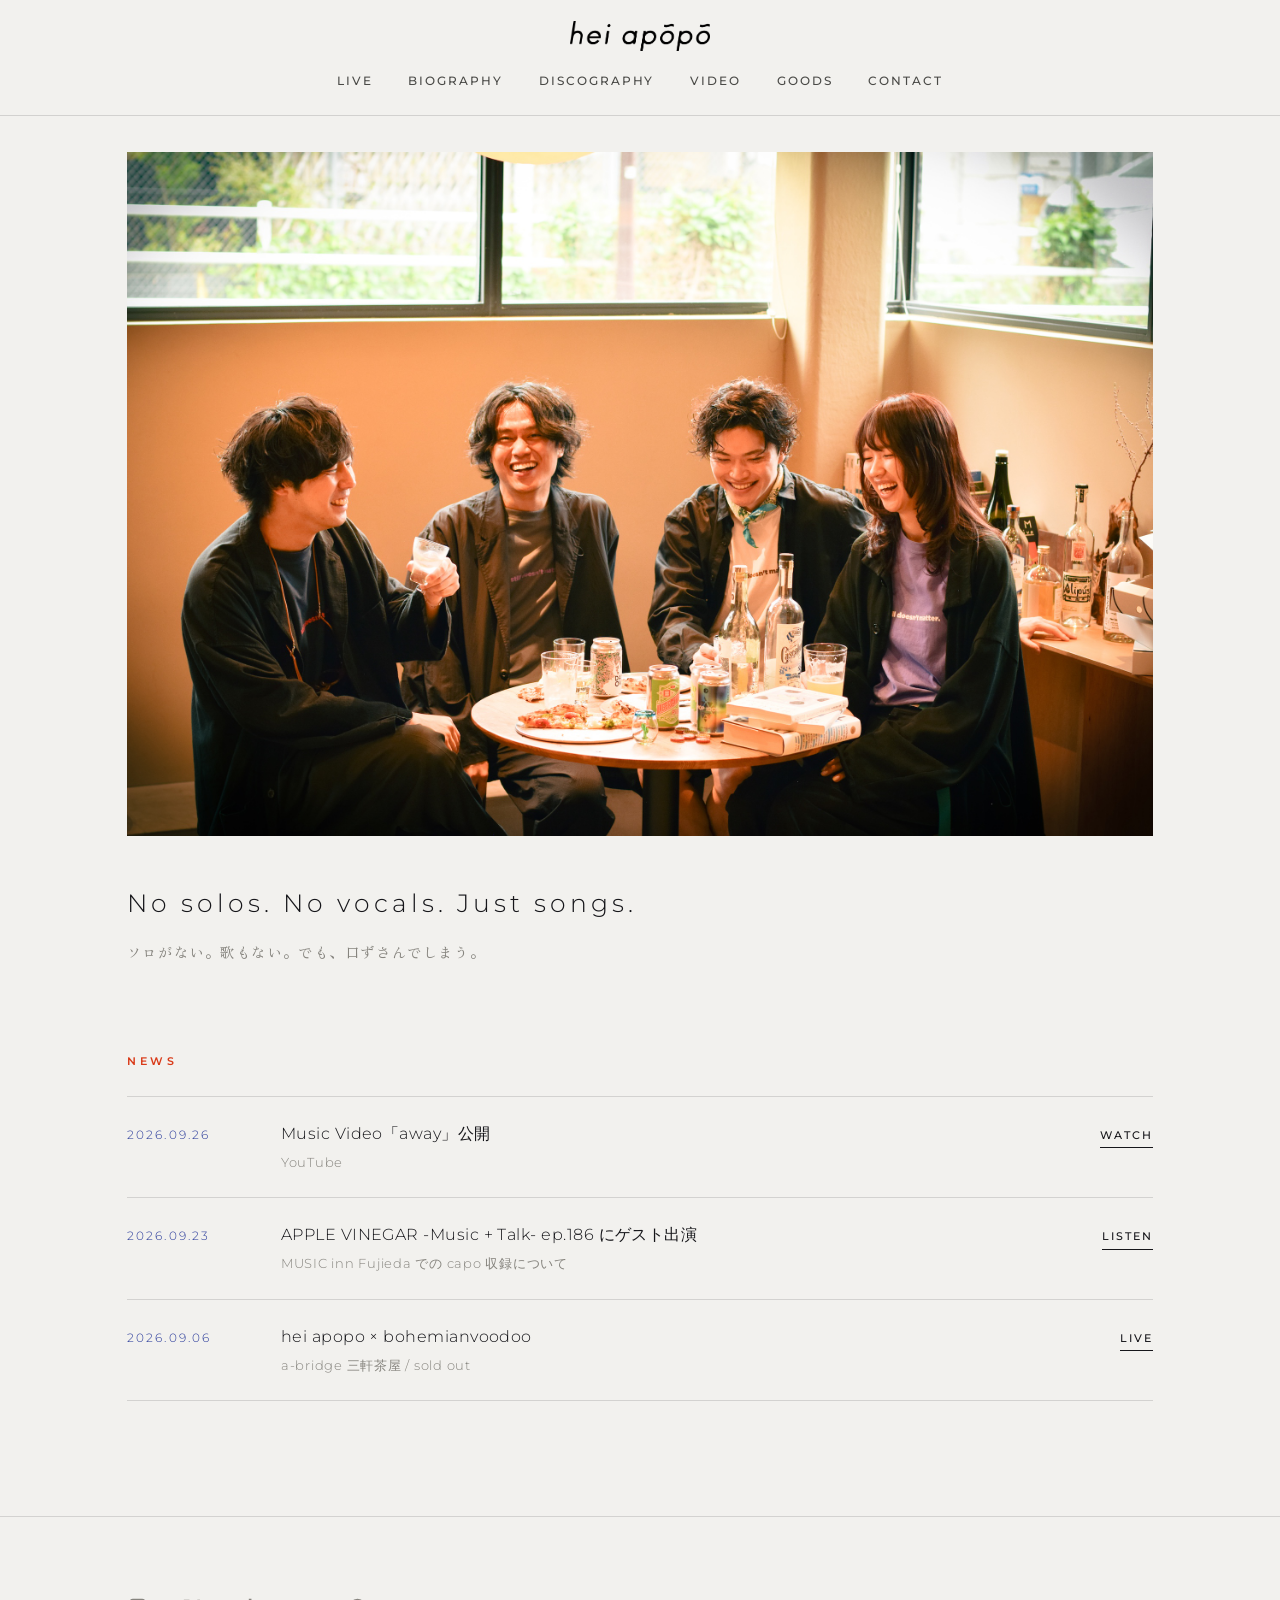
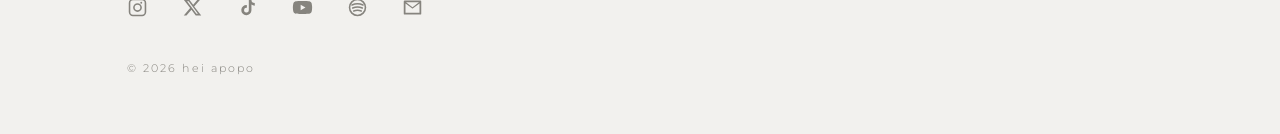
<file: index.html>
<!DOCTYPE html>
<html lang="ja">
<head>
<meta charset="UTF-8">
<meta name="viewport" content="width=device-width, initial-scale=1">
<title>hei apopo official website</title>
<meta name="description" content="hei apopo（ヘイアポポ）は東京発4人組インストゥルメンタルバンド。1st Album「capo」2026.08.12 release.">
<meta property="og:type" content="website">
<meta property="og:title" content="hei apopo official website">
<meta property="og:description" content="No solos. No vocals. Just songs.">
<meta property="og:url" content="https://heiapopo.github.io/">
<meta property="og:image" content="https://heiapopo.github.io/img/ogp.jpg">
<meta name="twitter:card" content="summary_large_image">
<link rel="icon" type="image/png" sizes="512x512" href="img/favicon.png">
<link rel="apple-touch-icon" href="img/favicon.png">
<link rel="stylesheet" href="style.css">
<script type="application/ld+json">
{
  "@context": "https://schema.org",
  "@type": "MusicGroup",
  "name": "hei apopo",
  "alternateName": ["hei ap\u014dp\u014d", "\u30d8\u30a4\u30a2\u30dd\u30dd"],
  "genre": ["Instrumental", "Post-rock", "Instrumental rock"],
  "foundingDate": "2024",
  "foundingLocation": { "@type": "Place", "name": "Tokyo, Japan" },
  "url": "https://heiapopo.github.io/",
  "email": "heiapopo.jp@gmail.com",
  "sameAs": [
    "https://www.instagram.com/heiapopo/"
  ],
  "member": [
    { "@type": "Person", "name": "Masafumi Isshiki" },
    { "@type": "Person", "name": "Satoshi Kato" },
    { "@type": "Person", "name": "Aogu Onodera" },
    { "@type": "Person", "name": "Asako Shimizu" }
  ]
}
</script>

</head>
<body>

<header class="site-head">
  <a class="site-head__logo" href="index.html" aria-label="hei apopo - top">
    <img src="img/logo.png" alt="hei apopo">
  </a>
  <button class="burger" aria-expanded="false" aria-controls="nav" aria-label="menu">
    <span></span><span></span><span></span>
  </button>
  <nav class="nav" id="nav">
    <ul>
        <li><a href="live.html">LIVE</a></li>
        <li><a href="biography.html">BIOGRAPHY</a></li>
        <li><a href="discography.html">DISCOGRAPHY</a></li>
        <li><a href="video.html">VIDEO</a></li>
        <li><a href="goods.html">GOODS</a></li>
        <li><a href="contact.html">CONTACT</a></li>
    </ul>
  </nav>
</header>

<div class="hero">
  <div class="wrap">
    <img class="hero__photo" src="img/hero.jpg" alt="hei apopo">
    <div class="hero__copy">
      <p class="hero__tag">No solos. No vocals. Just songs.</p>
      <p class="hero__tag-jp jp">ソロがない。歌もない。でも、口ずさんでしまう。</p>
    </div>
  </div>
</div>

<section>
  <div class="wrap rise">
    <p class="label">News</p>
    <ul class="news">

      <li>
        <p class="date">2026.09.26</p>
        <div class="body">
          Music Video「away」公開
          <small>YouTube</small>
        </div>
        <a class="go" href="https://www.youtube.com/watch?v=o9Ms6ox0wKU" target="_blank" rel="noopener">Watch</a>
      </li>

      <li>
        <p class="date">2026.09.23</p>
        <div class="body">
          APPLE VINEGAR -Music + Talk- ep.186 にゲスト出演
          <small>MUSIC inn Fujieda での capo 収録について</small>
        </div>
        <a class="go" href="https://open.spotify.com/episode/55eq2rx4bzGIrBk41aQXYR" target="_blank" rel="noopener">Listen</a>
      </li>

      <li>
        <p class="date">2026.09.06</p>
        <div class="body">
          hei apopo &times; bohemianvoodoo
          <small>a-bridge 三軒茶屋 / sold out</small>
        </div>
        <a class="go" href="live.html">Live</a>
      </li>

    </ul>
  </div>
</section>

<footer class="site-foot">
  <div class="wrap">
    <ul class="sns">
      <li><a href="https://www.instagram.com/heiapopo/" target="_blank" rel="noopener" aria-label="Instagram">
        <svg viewBox="0 0 24 24"><path d="M17.2 2H6.8A4.8 4.8 0 0 0 2 6.8v10.4A4.8 4.8 0 0 0 6.8 22h10.4a4.8 4.8 0 0 0 4.8-4.8V6.8A4.8 4.8 0 0 0 17.2 2Zm3 15.2a3 3 0 0 1-3 3H6.8a3 3 0 0 1-3-3V6.8a3 3 0 0 1 3-3h10.4a3 3 0 0 1 3 3ZM12 7a5 5 0 1 0 0 10 5 5 0 0 0 0-10Zm0 8.2a3.2 3.2 0 1 1 0-6.4 3.2 3.2 0 0 1 0 6.4Zm5.4-8.6a1.1 1.1 0 1 1-2.2 0 1.1 1.1 0 0 1 2.2 0Z"/></svg>
      </a></li>
      <li><a href="https://x.com/heiapopo" target="_blank" rel="noopener" aria-label="X">
        <svg viewBox="0 0 24 24"><path d="M17.6 3h3.1l-6.8 7.8L22 21h-6.3l-4.9-6.4L5.1 21H2l7.3-8.3L2 3h6.4l4.4 5.9L17.6 3Zm-1.1 16.1h1.7L7.6 4.8H5.8l10.7 14.3Z"/></svg>
      </a></li>
      <li><a href="https://www.tiktok.com/@hei_apopo" target="_blank" rel="noopener" aria-label="TikTok">
        <svg viewBox="0 0 24 24"><path d="M16.5 2h-3v13.1a2.7 2.7 0 1 1-2.2-2.7V9.3a5.8 5.8 0 1 0 5.2 5.8V8.7a6.6 6.6 0 0 0 3.8 1.2V6.8a3.8 3.8 0 0 1-3.8-3.8V2Z"/></svg>
      </a></li>
      <li><a href="https://www.youtube.com/@heiapopo" target="_blank" rel="noopener" aria-label="YouTube">
        <svg viewBox="0 0 24 24"><path d="M22.5 7.3a2.9 2.9 0 0 0-2-2.1C18.7 4.7 12 4.7 12 4.7s-6.7 0-8.5.5a2.9 2.9 0 0 0-2 2.1A30 30 0 0 0 1 12a30 30 0 0 0 .5 4.7 2.9 2.9 0 0 0 2 2.1c1.8.5 8.5.5 8.5.5s6.7 0 8.5-.5a2.9 2.9 0 0 0 2-2.1A30 30 0 0 0 23 12a30 30 0 0 0-.5-4.7ZM9.9 15.2V8.8L15.4 12l-5.5 3.2Z"/></svg>
      </a></li>
      <li><a href="https://open.spotify.com/artist/3Hlxs4eINlxjGwHV07YluT" target="_blank" rel="noopener" aria-label="Spotify">
        <svg viewBox="0 0 24 24" style="fill:none;stroke:currentColor;stroke-width:1.8;stroke-linecap:round"><circle cx="12" cy="12" r="9.1"/><path d="M5.7 9.1Q12 6.5 18.3 9.1"/><path d="M6.5 12.5Q12 10.3 17.5 12.5"/><path d="M7.7 15.9Q12 14.3 16.3 15.9"/></svg>
      </a></li>
      <li><a href="contact.html" aria-label="Contact">
        <svg viewBox="0 0 24 24"><path d="M21 4H3a1 1 0 0 0-1 1v14a1 1 0 0 0 1 1h18a1 1 0 0 0 1-1V5a1 1 0 0 0-1-1Zm-1.6 2L12 11.6 4.6 6ZM4 18V7.3l7.4 5.6a1 1 0 0 0 1.2 0L20 7.3V18Z"/></svg>
      </a></li>
    </ul>
    <p class="copy">&copy; 2026 hei apopo</p>
  </div>
</footer>

<script>
(function(){
  var b=document.querySelector('.burger'),n=document.getElementById('nav');
  if(b){b.addEventListener('click',function(){
    var open=n.classList.toggle('is-open');
    b.setAttribute('aria-expanded',open?'true':'false');
  });}
  var items=document.querySelectorAll('.rise');
  if(!('IntersectionObserver' in window)||window.matchMedia('(prefers-reduced-motion: reduce)').matches){
    items.forEach(function(el){el.classList.add('in');});return;
  }
  var io=new IntersectionObserver(function(es){
    es.forEach(function(e){if(e.isIntersecting){e.target.classList.add('in');io.unobserve(e.target);}});
  },{threshold:.1});
  items.forEach(function(el){io.observe(el);});
})();
</script>

</body>
</html>
</file>
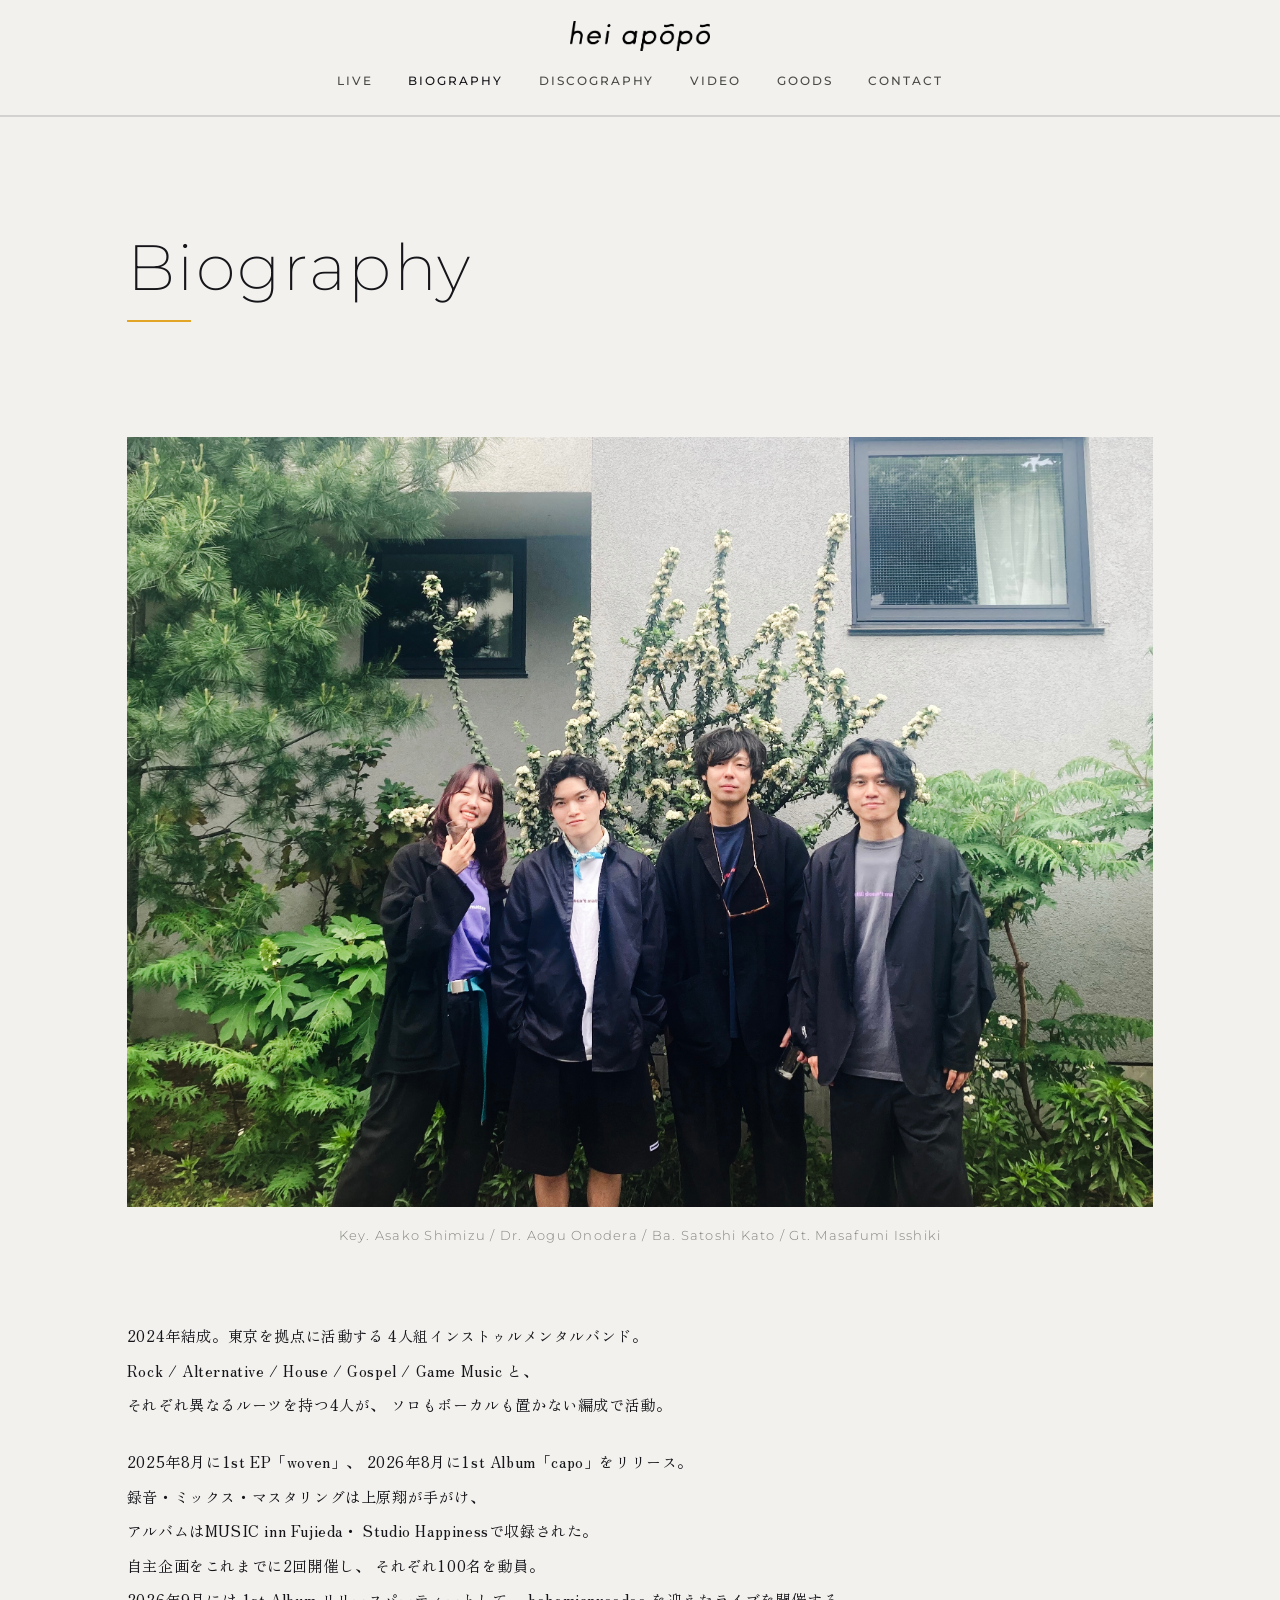
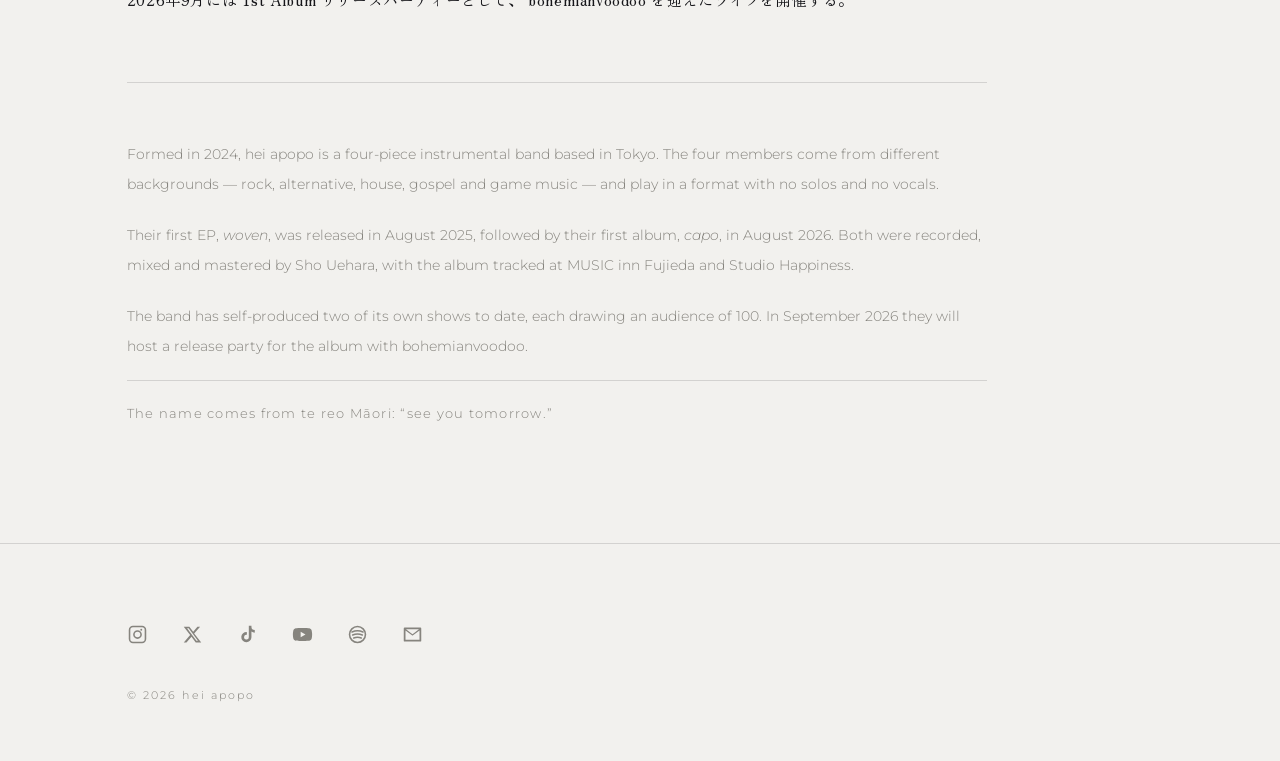
<file: biography.html>
<!DOCTYPE html>
<html lang="ja">
<head>
<meta charset="UTF-8">
<meta name="viewport" content="width=device-width, initial-scale=1">
<title>BIOGRAPHY | hei apopo</title>
<meta name="description" content="hei apopo（ヘイアポポ）のプロフィール。東京発4人組インストゥルメンタルバンド。">
<meta property="og:type" content="website">
<meta property="og:title" content="BIOGRAPHY | hei apopo">
<meta property="og:description" content="No solos. No vocals. Just songs.">
<meta property="og:url" content="https://heiapopo.github.io/">
<meta property="og:image" content="https://heiapopo.github.io/img/ogp.jpg">
<meta name="twitter:card" content="summary_large_image">
<link rel="icon" type="image/png" sizes="512x512" href="img/favicon.png">
<link rel="apple-touch-icon" href="img/favicon.png">
<link rel="stylesheet" href="style.css">
</head>
<body>

<header class="site-head">
  <a class="site-head__logo" href="index.html" aria-label="hei apopo - top">
    <img src="img/logo.png" alt="hei apopo">
  </a>
  <button class="burger" aria-expanded="false" aria-controls="nav" aria-label="menu">
    <span></span><span></span><span></span>
  </button>
  <nav class="nav" id="nav">
    <ul>
        <li><a href="live.html">LIVE</a></li>
        <li><a href="biography.html" class="is-current">BIOGRAPHY</a></li>
        <li><a href="discography.html">DISCOGRAPHY</a></li>
        <li><a href="video.html">VIDEO</a></li>
        <li><a href="goods.html">GOODS</a></li>
        <li><a href="contact.html">CONTACT</a></li>
    </ul>
  </nav>
</header>

<section>
  <div class="wrap rise">
    <h1 class="page-title">Biography</h1>
    <div class="page-rule"></div>
  </div>
</section>

<section style="border-top:none;padding-top:0">
  <div class="wrap rise">
    <img class="bio-photo" src="img/bio.jpg" alt="hei apopo">
    <p class="bio-credit"><span class="nb">Key. Asako Shimizu</span> / <span class="nb">Dr. Aogu Onodera</span> / <span class="nb">Ba. Satoshi Kato</span> / <span class="nb">Gt. Masafumi Isshiki</span></p>

    <div class="bio">
      <div class="bio__jp jp">
        <p>
          <span class="nb">2024年結成</span>。東京を拠点に活動する<br class="br-sp">
          <span class="nb">4人組インストゥルメンタルバンド</span>。<br>
          <span class="nb roots">Rock / Alternative / House / Gospel / Game Music と、</span><br>
          それぞれ異なるルーツを持つ4人が、<br class="br-sp">
          ソロもボーカルも置かない編成で活動。
        </p>
        <p>
          <span class="nb">2025年8月</span>に<span class="nb">1st EP「woven」</span>、<br class="br-sp">
          <span class="nb">2026年8月</span>に<span class="nb">1st Album「capo」</span>をリリース。<br>
          録音・ミックス・マスタリングは<span class="nb">上原翔</span>が手がけ、<br>
          アルバムは<span class="nb">MUSIC inn Fujieda</span>・<br class="br-sp">
          <span class="nb">Studio Happiness</span>で収録された。<br>
          自主企画をこれまでに2回開催し、<br class="br-sp">
          それぞれ100名を動員。<br>
          2026年9月には<br class="br-sp">
          <span class="nb">1st Album</span> リリースパーティーとして、<br class="br-sp">
          <span class="nb">bohemianvoodoo</span> を迎えたライブを開催する。
        </p>
      </div>

      <div class="bio__en">
        <p>
          Formed in 2024, hei apopo is a four-piece instrumental band based in Tokyo.
          The four members come from different backgrounds &mdash; rock, alternative, house, gospel
          and game music &mdash; and play in a format with no solos and no vocals.
        </p>
        <p>
          Their first EP, <em>woven</em>, was released in August 2025, followed by their first album,
          <em>capo</em>, in August 2026. Both were recorded, mixed and mastered by Sho Uehara,
          with the album tracked at MUSIC inn Fujieda and Studio Happiness.
        </p>
        <p>
          The band has self-produced two of its own shows to date, each drawing an audience of 100.
          In September 2026 they will host a release party for the album with bohemianvoodoo.
        </p>
        <p class="bio__members">The name comes from te reo M&#257;ori: &ldquo;see you tomorrow.&rdquo;</p>
      </div>
    </div>
  </div>
</section>

<footer class="site-foot">
  <div class="wrap">
    <ul class="sns">
      <li><a href="https://www.instagram.com/heiapopo/" target="_blank" rel="noopener" aria-label="Instagram">
        <svg viewBox="0 0 24 24"><path d="M17.2 2H6.8A4.8 4.8 0 0 0 2 6.8v10.4A4.8 4.8 0 0 0 6.8 22h10.4a4.8 4.8 0 0 0 4.8-4.8V6.8A4.8 4.8 0 0 0 17.2 2Zm3 15.2a3 3 0 0 1-3 3H6.8a3 3 0 0 1-3-3V6.8a3 3 0 0 1 3-3h10.4a3 3 0 0 1 3 3ZM12 7a5 5 0 1 0 0 10 5 5 0 0 0 0-10Zm0 8.2a3.2 3.2 0 1 1 0-6.4 3.2 3.2 0 0 1 0 6.4Zm5.4-8.6a1.1 1.1 0 1 1-2.2 0 1.1 1.1 0 0 1 2.2 0Z"/></svg>
      </a></li>
      <li><a href="https://x.com/heiapopo" target="_blank" rel="noopener" aria-label="X">
        <svg viewBox="0 0 24 24"><path d="M17.6 3h3.1l-6.8 7.8L22 21h-6.3l-4.9-6.4L5.1 21H2l7.3-8.3L2 3h6.4l4.4 5.9L17.6 3Zm-1.1 16.1h1.7L7.6 4.8H5.8l10.7 14.3Z"/></svg>
      </a></li>
      <li><a href="https://www.tiktok.com/@hei_apopo" target="_blank" rel="noopener" aria-label="TikTok">
        <svg viewBox="0 0 24 24"><path d="M16.5 2h-3v13.1a2.7 2.7 0 1 1-2.2-2.7V9.3a5.8 5.8 0 1 0 5.2 5.8V8.7a6.6 6.6 0 0 0 3.8 1.2V6.8a3.8 3.8 0 0 1-3.8-3.8V2Z"/></svg>
      </a></li>
      <li><a href="https://www.youtube.com/@heiapopo" target="_blank" rel="noopener" aria-label="YouTube">
        <svg viewBox="0 0 24 24"><path d="M22.5 7.3a2.9 2.9 0 0 0-2-2.1C18.7 4.7 12 4.7 12 4.7s-6.7 0-8.5.5a2.9 2.9 0 0 0-2 2.1A30 30 0 0 0 1 12a30 30 0 0 0 .5 4.7 2.9 2.9 0 0 0 2 2.1c1.8.5 8.5.5 8.5.5s6.7 0 8.5-.5a2.9 2.9 0 0 0 2-2.1A30 30 0 0 0 23 12a30 30 0 0 0-.5-4.7ZM9.9 15.2V8.8L15.4 12l-5.5 3.2Z"/></svg>
      </a></li>
      <li><a href="https://open.spotify.com/artist/3Hlxs4eINlxjGwHV07YluT" target="_blank" rel="noopener" aria-label="Spotify">
        <svg viewBox="0 0 24 24" style="fill:none;stroke:currentColor;stroke-width:1.8;stroke-linecap:round"><circle cx="12" cy="12" r="9.1"/><path d="M5.7 9.1Q12 6.5 18.3 9.1"/><path d="M6.5 12.5Q12 10.3 17.5 12.5"/><path d="M7.7 15.9Q12 14.3 16.3 15.9"/></svg>
      </a></li>
      <li><a href="contact.html" aria-label="Contact">
        <svg viewBox="0 0 24 24"><path d="M21 4H3a1 1 0 0 0-1 1v14a1 1 0 0 0 1 1h18a1 1 0 0 0 1-1V5a1 1 0 0 0-1-1Zm-1.6 2L12 11.6 4.6 6ZM4 18V7.3l7.4 5.6a1 1 0 0 0 1.2 0L20 7.3V18Z"/></svg>
      </a></li>
    </ul>
    <p class="copy">&copy; 2026 hei apopo</p>
  </div>
</footer>

<script>
(function(){
  var b=document.querySelector('.burger'),n=document.getElementById('nav');
  if(b){b.addEventListener('click',function(){
    var open=n.classList.toggle('is-open');
    b.setAttribute('aria-expanded',open?'true':'false');
  });}
  var items=document.querySelectorAll('.rise');
  if(!('IntersectionObserver' in window)||window.matchMedia('(prefers-reduced-motion: reduce)').matches){
    items.forEach(function(el){el.classList.add('in');});return;
  }
  var io=new IntersectionObserver(function(es){
    es.forEach(function(e){if(e.isIntersecting){e.target.classList.add('in');io.unobserve(e.target);}});
  },{threshold:.1});
  items.forEach(function(el){io.observe(el);});
})();
</script>

</body>
</html>
</file>
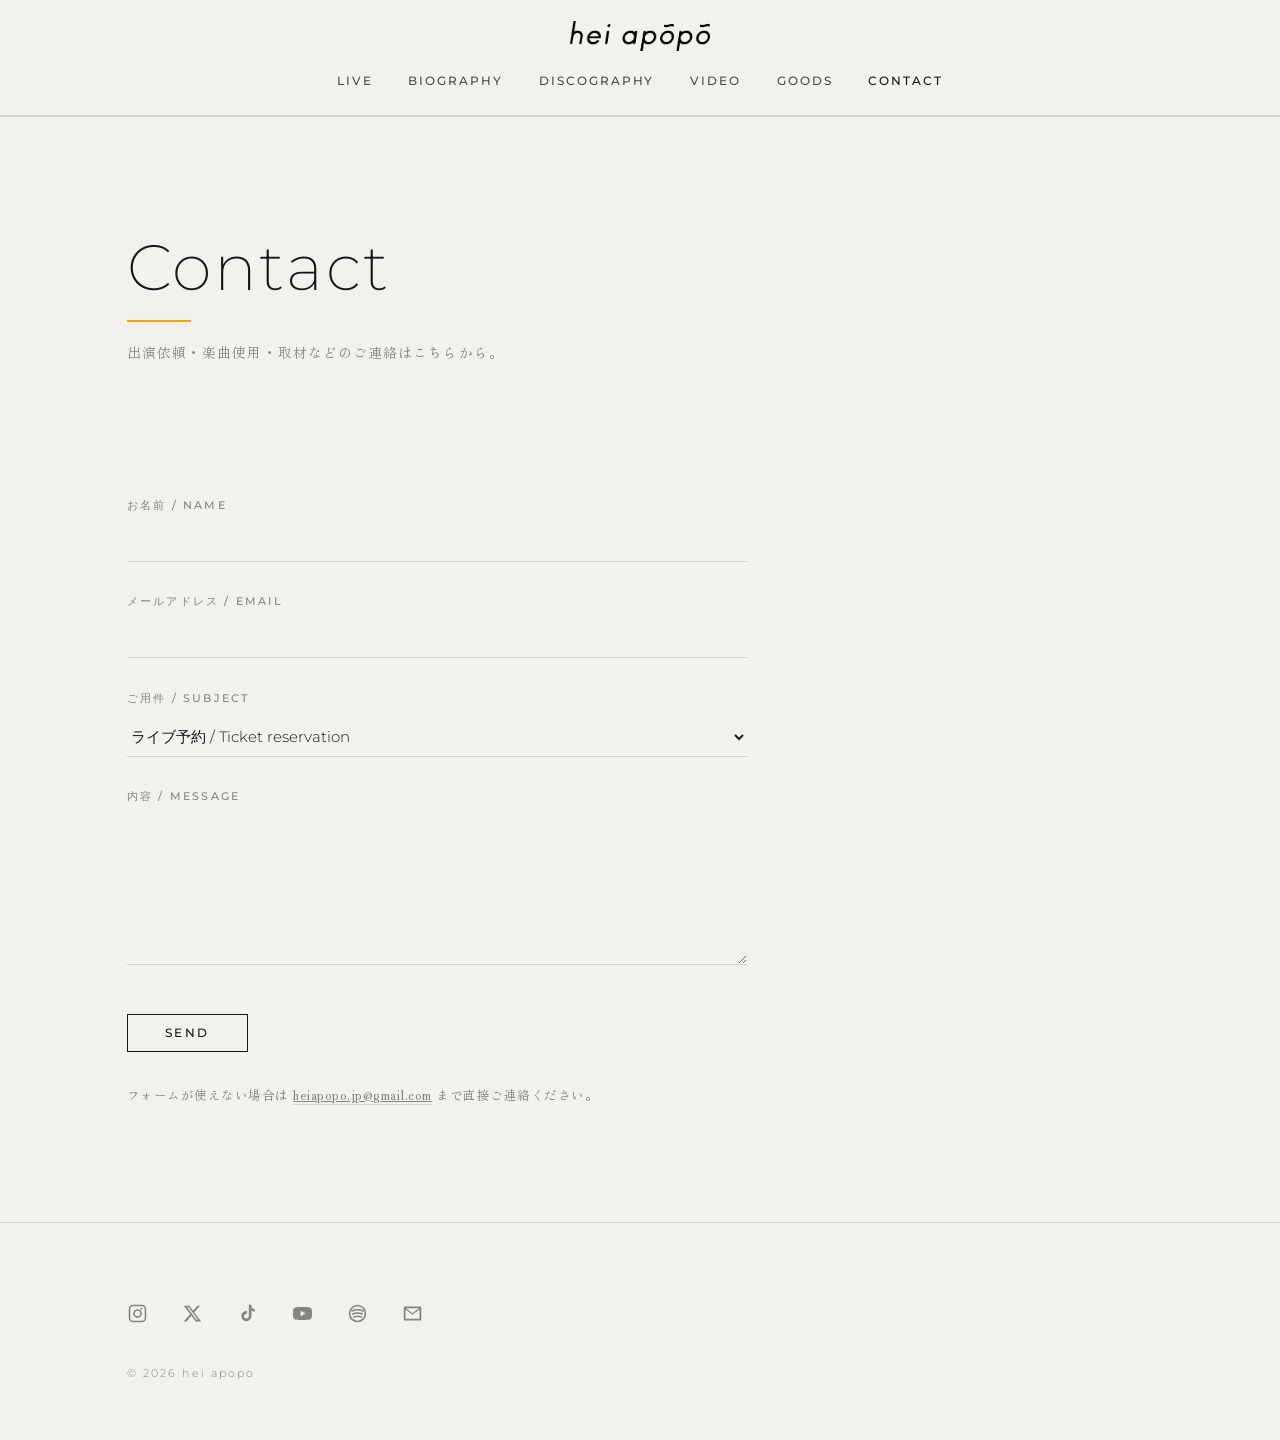
<file: contact.html>
<!DOCTYPE html>
<html lang="ja">
<head>
<meta charset="UTF-8">
<meta name="viewport" content="width=device-width, initial-scale=1">
<title>CONTACT | hei apopo</title>
<meta name="description" content="hei apopo（ヘイアポポ）へのお問い合わせ。出演依頼・楽曲使用・取材など。">
<meta property="og:type" content="website">
<meta property="og:title" content="CONTACT | hei apopo">
<meta property="og:description" content="No solos. No vocals. Just songs.">
<meta property="og:url" content="https://heiapopo.github.io/">
<meta property="og:image" content="https://heiapopo.github.io/img/ogp.jpg">
<meta name="twitter:card" content="summary_large_image">
<link rel="icon" type="image/png" sizes="512x512" href="img/favicon.png">
<link rel="apple-touch-icon" href="img/favicon.png">
<link rel="stylesheet" href="style.css">
</head>
<body>

<header class="site-head">
  <a class="site-head__logo" href="index.html" aria-label="hei apopo - top">
    <img src="img/logo.png" alt="hei apopo">
  </a>
  <button class="burger" aria-expanded="false" aria-controls="nav" aria-label="menu">
    <span></span><span></span><span></span>
  </button>
  <nav class="nav" id="nav">
    <ul>
        <li><a href="live.html">LIVE</a></li>
        <li><a href="biography.html">BIOGRAPHY</a></li>
        <li><a href="discography.html">DISCOGRAPHY</a></li>
        <li><a href="video.html">VIDEO</a></li>
        <li><a href="goods.html">GOODS</a></li>
        <li><a href="contact.html" class="is-current">CONTACT</a></li>
    </ul>
  </nav>
</header>

<section>
  <div class="wrap rise">
    <h1 class="page-title">Contact</h1>
    <div class="page-rule"></div>
    <p class="page-lead jp">出演依頼・楽曲使用・取材などのご連絡はこちらから。</p>
  </div>
</section>

<section style="border-top:none;padding-top:0">
  <div class="wrap rise">

    <form class="form" action="https://formspree.io/f/mdenkrvj" method="POST">

      <div class="field">
        <label for="name">お名前 / Name</label>
        <input type="text" id="name" name="name" required>
      </div>

      <div class="field">
        <label for="email">メールアドレス / Email</label>
        <input type="email" id="email" name="email" required>
      </div>

      <div class="field">
        <label for="subject">ご用件 / Subject</label>
        <select id="subject" name="subject">
          <option>ライブ予約 / Ticket reservation</option>
          <option>出演依頼 / Booking</option>
          <option>楽曲使用・タイアップ / Licensing</option>
          <option>取材・掲載 / Press</option>
          <option>その他 / Other</option>
        </select>
      </div>

      <div class="field">
        <label for="message">内容 / Message</label>
        <textarea id="message" name="message" required></textarea>
      </div>

      <input type="hidden" name="_subject" value="hei apopo website contact">
      <input type="hidden" name="_next" value="https://heiapopo.github.io/thanks.html">

      <p class="form-err" id="form-err" hidden>
        送信できませんでした。時間をおいて試すか、
        <a href="mailto:heiapopo.jp@gmail.com">heiapopo.jp@gmail.com</a> までご連絡ください。
      </p>

      <button type="submit">Send</button>
    </form>

    <div class="form-done" id="form-done" hidden>
      <p class="form-done__t">Sent.</p>
      <p class="form-done__s jp">送信しました。内容を確認のうえ、折り返しご連絡いたします。</p>
    </div>

    <p class="form__note jp">
      フォームが使えない場合は
      <a href="mailto:heiapopo.jp@gmail.com">heiapopo.jp@gmail.com</a>
      まで直接ご連絡ください。
    </p>
  </div>
</section>

<footer class="site-foot">
  <div class="wrap">
    <ul class="sns">
      <li><a href="https://www.instagram.com/heiapopo/" target="_blank" rel="noopener" aria-label="Instagram">
        <svg viewBox="0 0 24 24"><path d="M17.2 2H6.8A4.8 4.8 0 0 0 2 6.8v10.4A4.8 4.8 0 0 0 6.8 22h10.4a4.8 4.8 0 0 0 4.8-4.8V6.8A4.8 4.8 0 0 0 17.2 2Zm3 15.2a3 3 0 0 1-3 3H6.8a3 3 0 0 1-3-3V6.8a3 3 0 0 1 3-3h10.4a3 3 0 0 1 3 3ZM12 7a5 5 0 1 0 0 10 5 5 0 0 0 0-10Zm0 8.2a3.2 3.2 0 1 1 0-6.4 3.2 3.2 0 0 1 0 6.4Zm5.4-8.6a1.1 1.1 0 1 1-2.2 0 1.1 1.1 0 0 1 2.2 0Z"/></svg>
      </a></li>
      <li><a href="https://x.com/heiapopo" target="_blank" rel="noopener" aria-label="X">
        <svg viewBox="0 0 24 24"><path d="M17.6 3h3.1l-6.8 7.8L22 21h-6.3l-4.9-6.4L5.1 21H2l7.3-8.3L2 3h6.4l4.4 5.9L17.6 3Zm-1.1 16.1h1.7L7.6 4.8H5.8l10.7 14.3Z"/></svg>
      </a></li>
      <li><a href="https://www.tiktok.com/@hei_apopo" target="_blank" rel="noopener" aria-label="TikTok">
        <svg viewBox="0 0 24 24"><path d="M16.5 2h-3v13.1a2.7 2.7 0 1 1-2.2-2.7V9.3a5.8 5.8 0 1 0 5.2 5.8V8.7a6.6 6.6 0 0 0 3.8 1.2V6.8a3.8 3.8 0 0 1-3.8-3.8V2Z"/></svg>
      </a></li>
      <li><a href="https://www.youtube.com/@heiapopo" target="_blank" rel="noopener" aria-label="YouTube">
        <svg viewBox="0 0 24 24"><path d="M22.5 7.3a2.9 2.9 0 0 0-2-2.1C18.7 4.7 12 4.7 12 4.7s-6.7 0-8.5.5a2.9 2.9 0 0 0-2 2.1A30 30 0 0 0 1 12a30 30 0 0 0 .5 4.7 2.9 2.9 0 0 0 2 2.1c1.8.5 8.5.5 8.5.5s6.7 0 8.5-.5a2.9 2.9 0 0 0 2-2.1A30 30 0 0 0 23 12a30 30 0 0 0-.5-4.7ZM9.9 15.2V8.8L15.4 12l-5.5 3.2Z"/></svg>
      </a></li>
      <li><a href="https://open.spotify.com/artist/3Hlxs4eINlxjGwHV07YluT" target="_blank" rel="noopener" aria-label="Spotify">
        <svg viewBox="0 0 24 24" style="fill:none;stroke:currentColor;stroke-width:1.8;stroke-linecap:round"><circle cx="12" cy="12" r="9.1"/><path d="M5.7 9.1Q12 6.5 18.3 9.1"/><path d="M6.5 12.5Q12 10.3 17.5 12.5"/><path d="M7.7 15.9Q12 14.3 16.3 15.9"/></svg>
      </a></li>
      <li><a href="contact.html" aria-label="Contact">
        <svg viewBox="0 0 24 24"><path d="M21 4H3a1 1 0 0 0-1 1v14a1 1 0 0 0 1 1h18a1 1 0 0 0 1-1V5a1 1 0 0 0-1-1Zm-1.6 2L12 11.6 4.6 6ZM4 18V7.3l7.4 5.6a1 1 0 0 0 1.2 0L20 7.3V18Z"/></svg>
      </a></li>
    </ul>
    <p class="copy">&copy; 2026 hei apopo</p>
  </div>
</footer>

<script>
(function(){
  var b=document.querySelector('.burger'),n=document.getElementById('nav');
  if(b){b.addEventListener('click',function(){
    var open=n.classList.toggle('is-open');
    b.setAttribute('aria-expanded',open?'true':'false');
  });}
  var items=document.querySelectorAll('.rise');
  if(!('IntersectionObserver' in window)||window.matchMedia('(prefers-reduced-motion: reduce)').matches){
    items.forEach(function(el){el.classList.add('in');});return;
  }
  var io=new IntersectionObserver(function(es){
    es.forEach(function(e){if(e.isIntersecting){e.target.classList.add('in');io.unobserve(e.target);}});
  },{threshold:.1});
  items.forEach(function(el){io.observe(el);});
})();
</script>


<script>
(function(){
  var f=document.querySelector('.form');
  if(!f||!window.fetch)return;
  var done=document.getElementById('form-done'),
      err=document.getElementById('form-err'),
      btn=f.querySelector('button');
  f.addEventListener('submit',function(e){
    e.preventDefault();
    err.hidden=true;btn.disabled=true;btn.textContent='Sending';
    fetch(f.action,{method:'POST',body:new FormData(f),headers:{'Accept':'application/json'}})
      .then(function(r){
        if(!r.ok)throw new Error();
        f.hidden=true;done.hidden=false;
        done.scrollIntoView({block:'center',behavior:'smooth'});
      })
      .catch(function(){
        btn.disabled=false;btn.textContent='Send';err.hidden=false;
      });
  });
})();
</script>

</body>
</html>
</file>
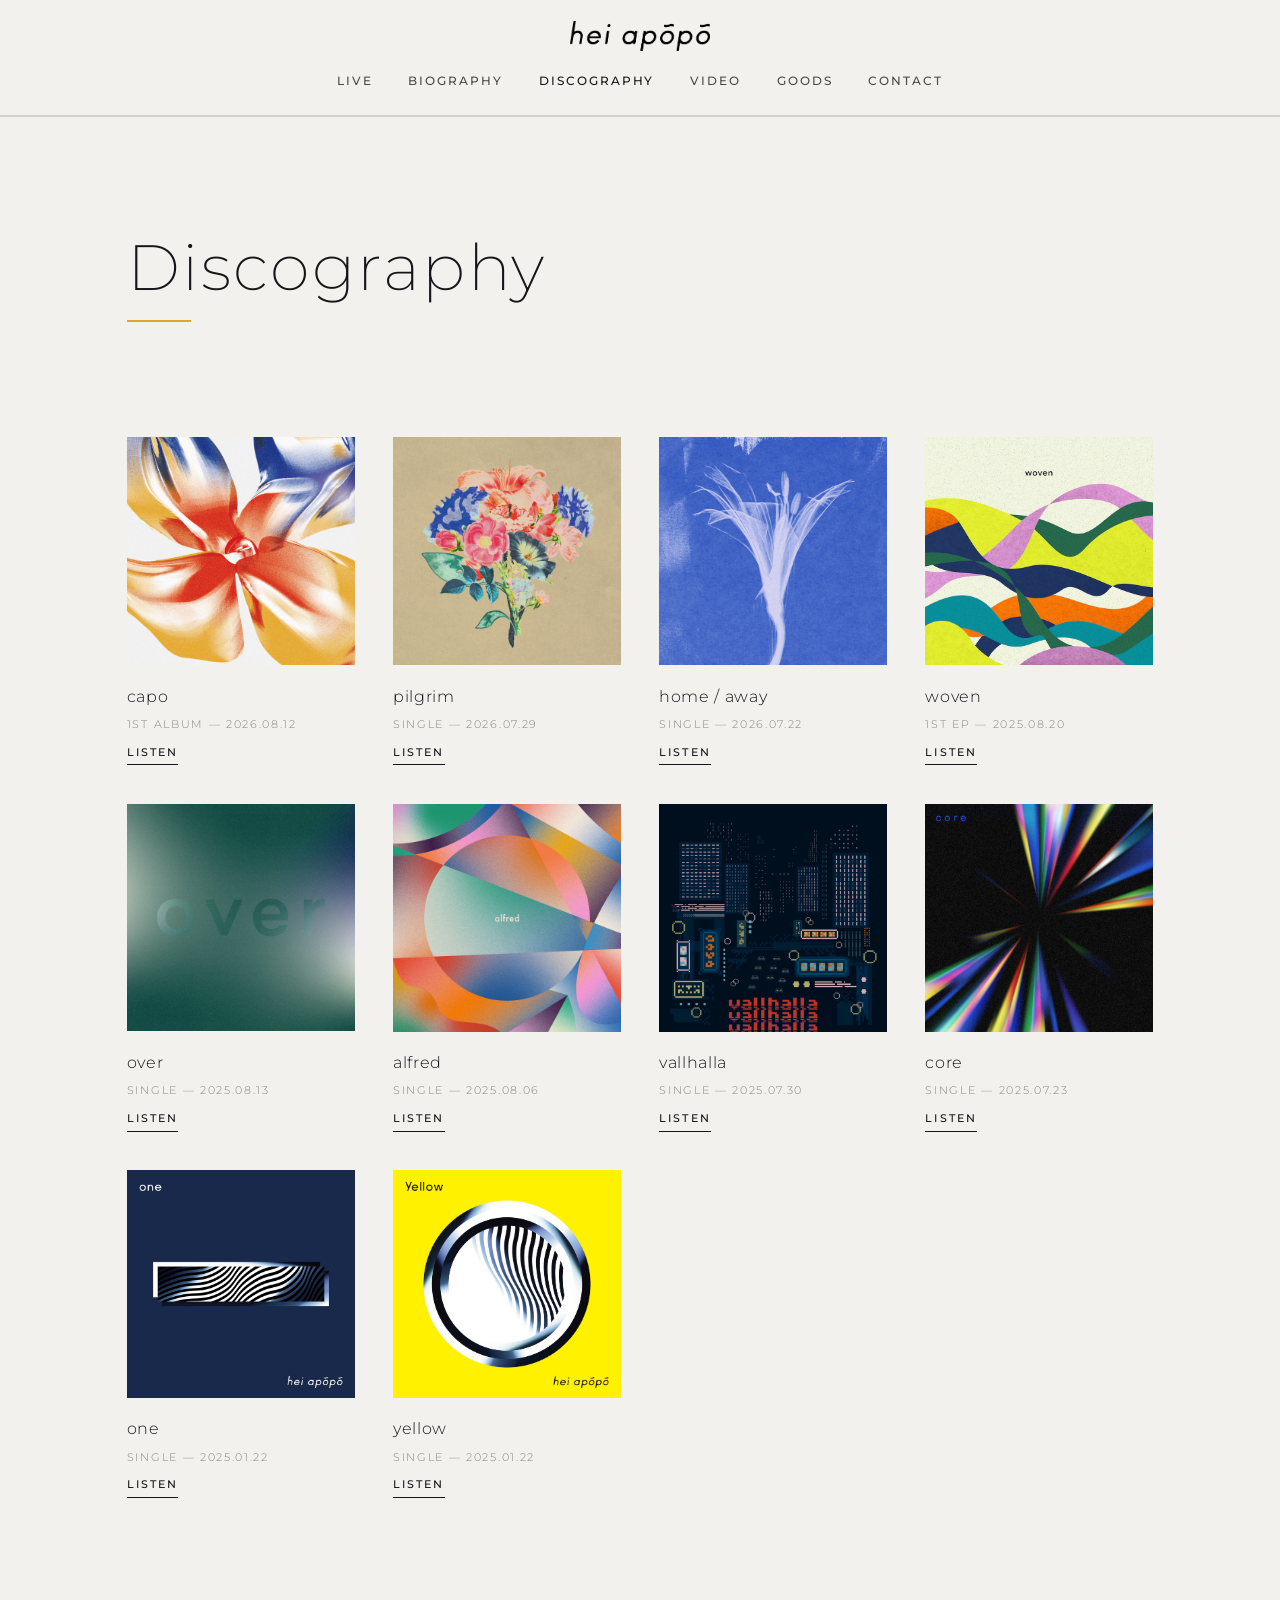
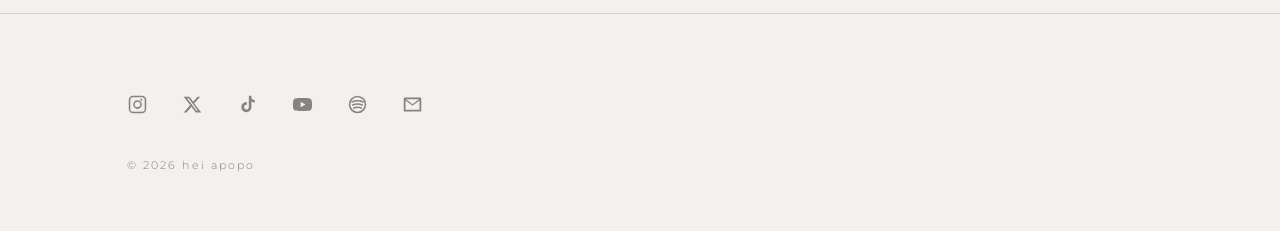
<file: discography.html>
<!DOCTYPE html>
<html lang="ja">
<head>
<meta charset="UTF-8">
<meta name="viewport" content="width=device-width, initial-scale=1">
<title>DISCOGRAPHY | hei apopo</title>
<meta name="description" content="hei apopo（ヘイアポポ）のディスコグラフィ。1st Album「capo」、1st EP「woven」ほか。">
<meta property="og:type" content="website">
<meta property="og:title" content="DISCOGRAPHY | hei apopo">
<meta property="og:description" content="No solos. No vocals. Just songs.">
<meta property="og:url" content="https://heiapopo.github.io/">
<meta property="og:image" content="https://heiapopo.github.io/img/ogp.jpg">
<meta name="twitter:card" content="summary_large_image">
<link rel="icon" type="image/png" sizes="512x512" href="img/favicon.png">
<link rel="apple-touch-icon" href="img/favicon.png">
<link rel="stylesheet" href="style.css">
</head>
<body>

<header class="site-head">
  <a class="site-head__logo" href="index.html" aria-label="hei apopo - top">
    <img src="img/logo.png" alt="hei apopo">
  </a>
  <button class="burger" aria-expanded="false" aria-controls="nav" aria-label="menu">
    <span></span><span></span><span></span>
  </button>
  <nav class="nav" id="nav">
    <ul>
        <li><a href="live.html">LIVE</a></li>
        <li><a href="biography.html">BIOGRAPHY</a></li>
        <li><a href="discography.html" class="is-current">DISCOGRAPHY</a></li>
        <li><a href="video.html">VIDEO</a></li>
        <li><a href="goods.html">GOODS</a></li>
        <li><a href="contact.html">CONTACT</a></li>
    </ul>
  </nav>
</header>

<section>
  <div class="wrap rise">
    <h1 class="page-title">Discography</h1>
    <div class="page-rule"></div>
  </div>
</section>

<section style="border-top:none;padding-top:0">
  <div class="wrap rise">
    <ul class="discs">
      <li>
        <div class="art" style="background-image:url('img/capo.jpg')"></div>
        <h3>capo</h3>
        <p class="meta">1ST ALBUM &mdash; 2026.08.12</p>
        <a class="go" href="https://ultravybe.lnk.to/hei-apopo-capo" target="_blank" rel="noopener">Listen</a>
      </li>
      <li>
        <div class="art" style="background-image:url('img/pilgrim.jpg')"></div>
        <h3>pilgrim</h3>
        <p class="meta">SINGLE &mdash; 2026.07.29</p>
        <a class="go" href="https://ultravybe.lnk.to/pilgrim" target="_blank" rel="noopener">Listen</a>
      </li>
      <li>
        <div class="art" style="background-image:url('img/home-away.jpg')"></div>
        <h3>home / away</h3>
        <p class="meta">SINGLE &mdash; 2026.07.22</p>
        <a class="go" href="https://ultravybe.lnk.to/home-away" target="_blank" rel="noopener">Listen</a>
      </li>
      <li>
        <div class="art" style="background-image:url('img/woven.jpg')"></div>
        <h3>woven</h3>
        <p class="meta">1ST EP &mdash; 2025.08.20</p>
        <a class="go" href="https://linkco.re/R2nBgV6X" target="_blank" rel="noopener">Listen</a>
      </li>
      <li>
        <div class="art" style="background-image:url('img/over.jpg')"></div>
        <h3>over</h3>
        <p class="meta">SINGLE &mdash; 2025.08.13</p>
        <a class="go" href="https://linkco.re/P61ThU8F" target="_blank" rel="noopener">Listen</a>
      </li>
      <li>
        <div class="art" style="background-image:url('img/alfred.jpg')"></div>
        <h3>alfred</h3>
        <p class="meta">SINGLE &mdash; 2025.08.06</p>
        <a class="go" href="https://linkco.re/ug2hBeEN" target="_blank" rel="noopener">Listen</a>
      </li>
      <li>
        <div class="art" style="background-image:url('img/vallhalla.jpg')"></div>
        <h3>vallhalla</h3>
        <p class="meta">SINGLE &mdash; 2025.07.30</p>
        <a class="go" href="https://linkco.re/XxX1zt2U" target="_blank" rel="noopener">Listen</a>
      </li>
      <li>
        <div class="art" style="background-image:url('img/core.jpg')"></div>
        <h3>core</h3>
        <p class="meta">SINGLE &mdash; 2025.07.23</p>
        <a class="go" href="https://linkco.re/E0PVB96m" target="_blank" rel="noopener">Listen</a>
      </li>
      <li>
        <div class="art" style="background-image:url('img/one.jpg')"></div>
        <h3>one</h3>
        <p class="meta">SINGLE &mdash; 2025.01.22</p>
        <a class="go" href="https://zula.lnk.to/XT1HMHZL" target="_blank" rel="noopener">Listen</a>
      </li>
      <li>
        <div class="art" style="background-image:url('img/yellow.jpg')"></div>
        <h3>yellow</h3>
        <p class="meta">SINGLE &mdash; 2025.01.22</p>
        <a class="go" href="https://zula.lnk.to/vl8umIZL" target="_blank" rel="noopener">Listen</a>
      </li>
    </ul>
  </div>
</section>

<footer class="site-foot">
  <div class="wrap">
    <ul class="sns">
      <li><a href="https://www.instagram.com/heiapopo/" target="_blank" rel="noopener" aria-label="Instagram">
        <svg viewBox="0 0 24 24"><path d="M17.2 2H6.8A4.8 4.8 0 0 0 2 6.8v10.4A4.8 4.8 0 0 0 6.8 22h10.4a4.8 4.8 0 0 0 4.8-4.8V6.8A4.8 4.8 0 0 0 17.2 2Zm3 15.2a3 3 0 0 1-3 3H6.8a3 3 0 0 1-3-3V6.8a3 3 0 0 1 3-3h10.4a3 3 0 0 1 3 3ZM12 7a5 5 0 1 0 0 10 5 5 0 0 0 0-10Zm0 8.2a3.2 3.2 0 1 1 0-6.4 3.2 3.2 0 0 1 0 6.4Zm5.4-8.6a1.1 1.1 0 1 1-2.2 0 1.1 1.1 0 0 1 2.2 0Z"/></svg>
      </a></li>
      <li><a href="https://x.com/heiapopo" target="_blank" rel="noopener" aria-label="X">
        <svg viewBox="0 0 24 24"><path d="M17.6 3h3.1l-6.8 7.8L22 21h-6.3l-4.9-6.4L5.1 21H2l7.3-8.3L2 3h6.4l4.4 5.9L17.6 3Zm-1.1 16.1h1.7L7.6 4.8H5.8l10.7 14.3Z"/></svg>
      </a></li>
      <li><a href="https://www.tiktok.com/@hei_apopo" target="_blank" rel="noopener" aria-label="TikTok">
        <svg viewBox="0 0 24 24"><path d="M16.5 2h-3v13.1a2.7 2.7 0 1 1-2.2-2.7V9.3a5.8 5.8 0 1 0 5.2 5.8V8.7a6.6 6.6 0 0 0 3.8 1.2V6.8a3.8 3.8 0 0 1-3.8-3.8V2Z"/></svg>
      </a></li>
      <li><a href="https://www.youtube.com/@heiapopo" target="_blank" rel="noopener" aria-label="YouTube">
        <svg viewBox="0 0 24 24"><path d="M22.5 7.3a2.9 2.9 0 0 0-2-2.1C18.7 4.7 12 4.7 12 4.7s-6.7 0-8.5.5a2.9 2.9 0 0 0-2 2.1A30 30 0 0 0 1 12a30 30 0 0 0 .5 4.7 2.9 2.9 0 0 0 2 2.1c1.8.5 8.5.5 8.5.5s6.7 0 8.5-.5a2.9 2.9 0 0 0 2-2.1A30 30 0 0 0 23 12a30 30 0 0 0-.5-4.7ZM9.9 15.2V8.8L15.4 12l-5.5 3.2Z"/></svg>
      </a></li>
      <li><a href="https://open.spotify.com/artist/3Hlxs4eINlxjGwHV07YluT" target="_blank" rel="noopener" aria-label="Spotify">
        <svg viewBox="0 0 24 24" style="fill:none;stroke:currentColor;stroke-width:1.8;stroke-linecap:round"><circle cx="12" cy="12" r="9.1"/><path d="M5.7 9.1Q12 6.5 18.3 9.1"/><path d="M6.5 12.5Q12 10.3 17.5 12.5"/><path d="M7.7 15.9Q12 14.3 16.3 15.9"/></svg>
      </a></li>
      <li><a href="contact.html" aria-label="Contact">
        <svg viewBox="0 0 24 24"><path d="M21 4H3a1 1 0 0 0-1 1v14a1 1 0 0 0 1 1h18a1 1 0 0 0 1-1V5a1 1 0 0 0-1-1Zm-1.6 2L12 11.6 4.6 6ZM4 18V7.3l7.4 5.6a1 1 0 0 0 1.2 0L20 7.3V18Z"/></svg>
      </a></li>
    </ul>
    <p class="copy">&copy; 2026 hei apopo</p>
  </div>
</footer>

<script>
(function(){
  var b=document.querySelector('.burger'),n=document.getElementById('nav');
  if(b){b.addEventListener('click',function(){
    var open=n.classList.toggle('is-open');
    b.setAttribute('aria-expanded',open?'true':'false');
  });}
  var items=document.querySelectorAll('.rise');
  if(!('IntersectionObserver' in window)||window.matchMedia('(prefers-reduced-motion: reduce)').matches){
    items.forEach(function(el){el.classList.add('in');});return;
  }
  var io=new IntersectionObserver(function(es){
    es.forEach(function(e){if(e.isIntersecting){e.target.classList.add('in');io.unobserve(e.target);}});
  },{threshold:.1});
  items.forEach(function(el){io.observe(el);});
})();
</script>

</body>
</html>
</file>
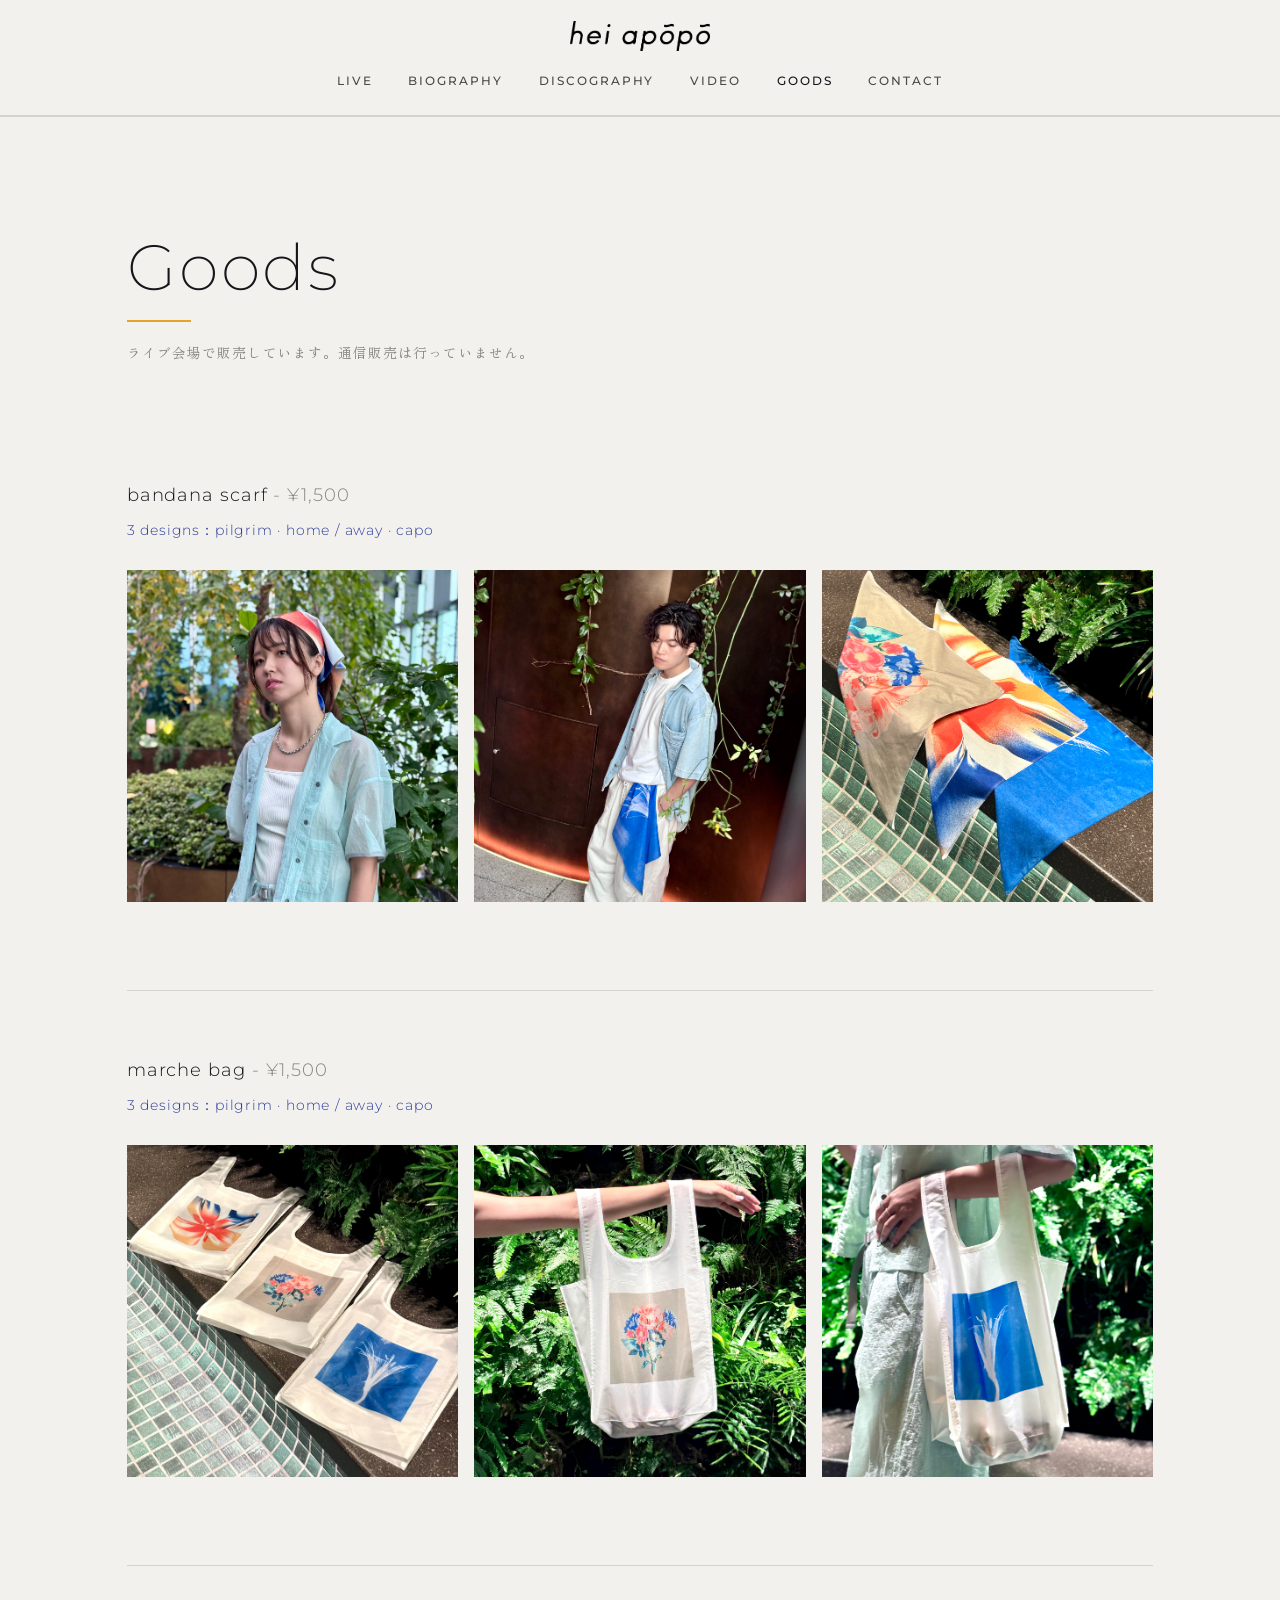
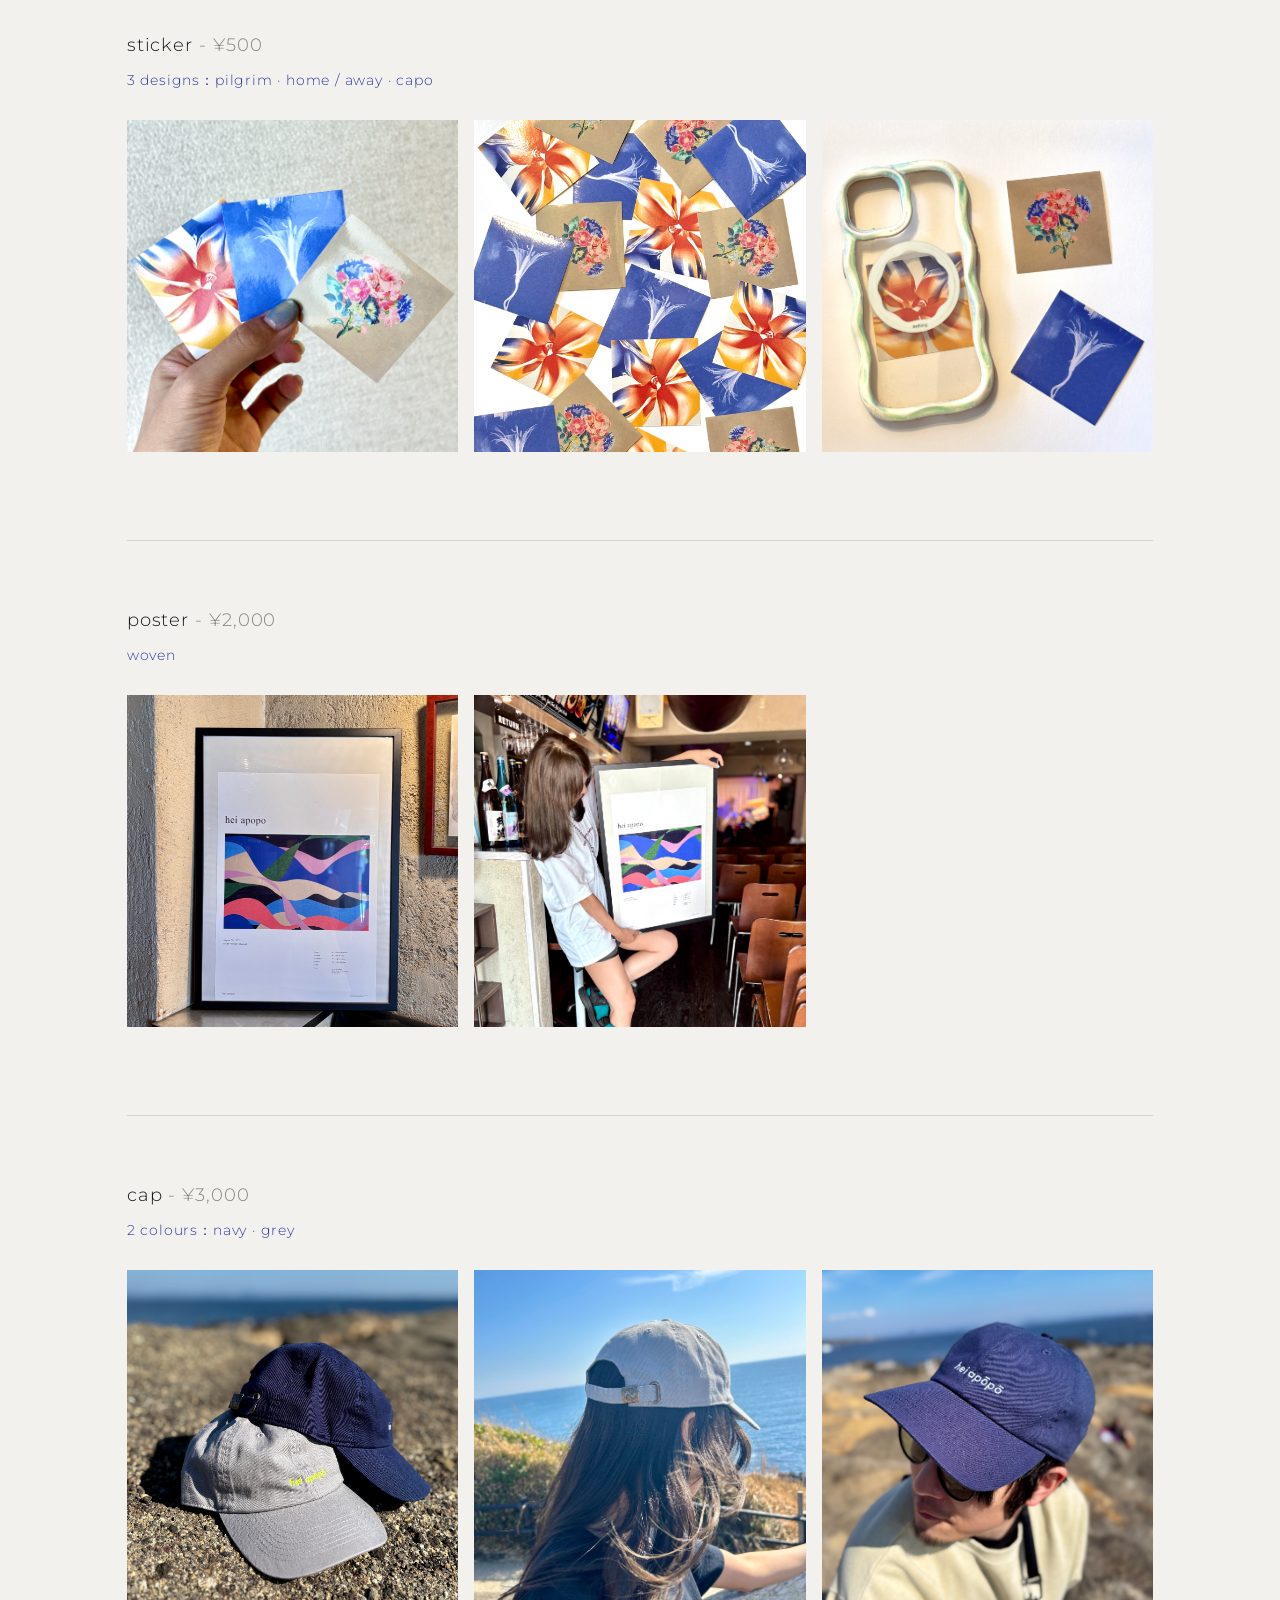
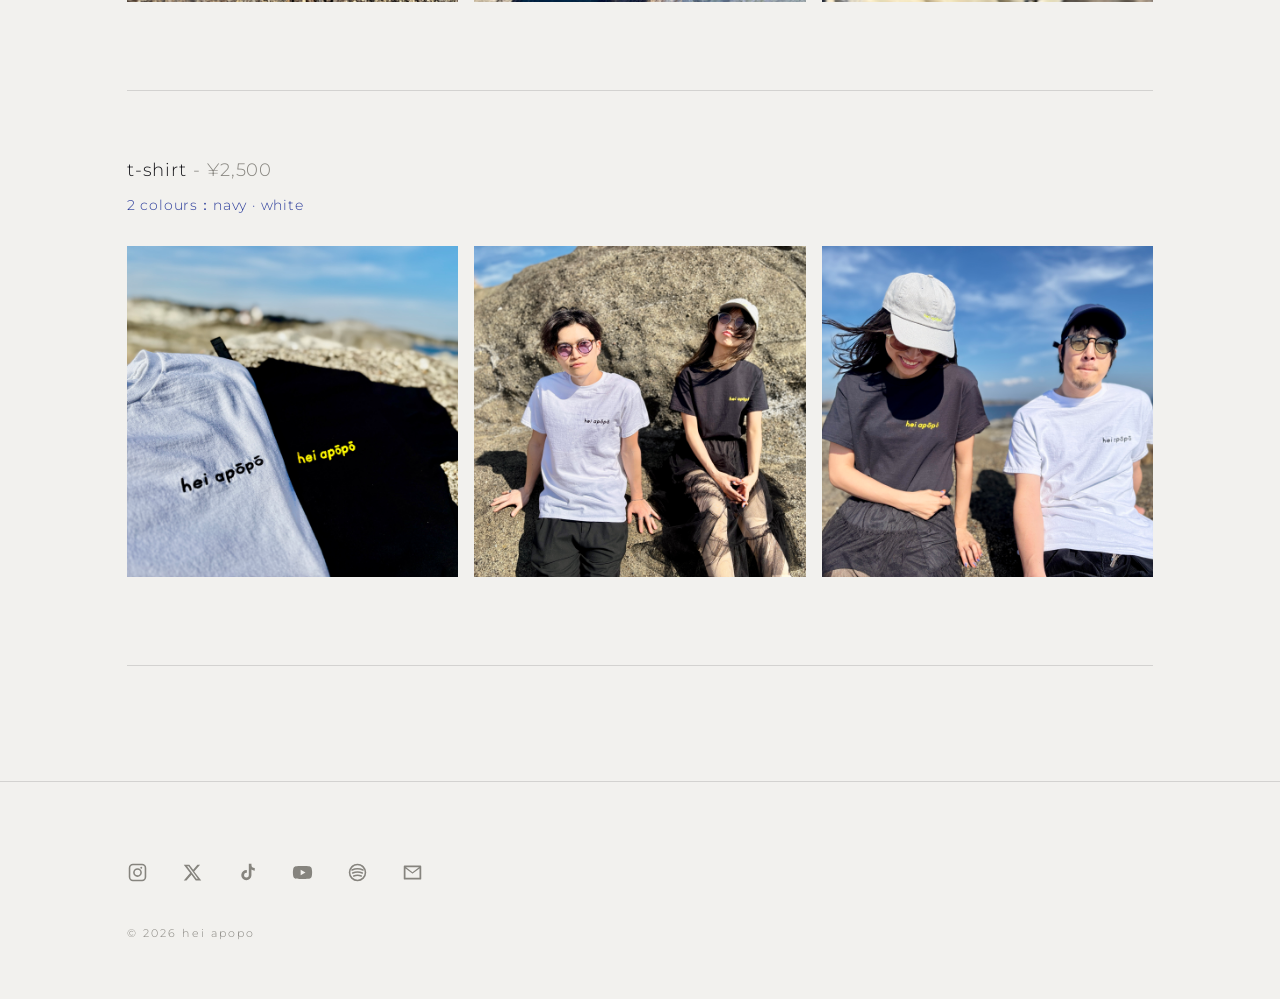
<file: goods.html>
<!DOCTYPE html>
<html lang="ja">
<head>
<meta charset="UTF-8">
<meta name="viewport" content="width=device-width, initial-scale=1">
<title>GOODS | hei apopo</title>
<meta name="description" content="hei apopo（ヘイアポポ）のグッズ。ライブ会場にて販売。">
<meta property="og:type" content="website">
<meta property="og:title" content="GOODS | hei apopo">
<meta property="og:description" content="No solos. No vocals. Just songs.">
<meta property="og:url" content="https://heiapopo.github.io/">
<meta property="og:image" content="https://heiapopo.github.io/img/ogp.jpg">
<meta name="twitter:card" content="summary_large_image">
<link rel="icon" type="image/png" sizes="512x512" href="img/favicon.png">
<link rel="apple-touch-icon" href="img/favicon.png">
<link rel="stylesheet" href="style.css">
</head>
<body>

<header class="site-head">
  <a class="site-head__logo" href="index.html" aria-label="hei apopo - top">
    <img src="img/logo.png" alt="hei apopo">
  </a>
  <button class="burger" aria-expanded="false" aria-controls="nav" aria-label="menu">
    <span></span><span></span><span></span>
  </button>
  <nav class="nav" id="nav">
    <ul>
        <li><a href="live.html">LIVE</a></li>
        <li><a href="biography.html">BIOGRAPHY</a></li>
        <li><a href="discography.html">DISCOGRAPHY</a></li>
        <li><a href="video.html">VIDEO</a></li>
        <li><a href="goods.html" class="is-current">GOODS</a></li>
        <li><a href="contact.html">CONTACT</a></li>
    </ul>
  </nav>
</header>

<section>
  <div class="wrap rise">
    <h1 class="page-title">Goods</h1>
    <div class="page-rule"></div>
    <p class="page-lead jp">ライブ会場で販売しています。通信販売は行っていません。</p>
  </div>
</section>

<section style="border-top:none;padding-top:0">
  <div class="wrap rise">
    <div class="ev goods-ev">
      <div class="goods-info">
        <p class="goods__name">bandana scarf<span class="goods__price"> - &yen;1,500</span></p>
        <p class="goods__variant">3 designs：pilgrim &middot; home / away &middot; capo</p>
      </div>
      <div class="shots shots--3">
        <img src="img/goods-bandana-1.jpg" alt="" loading="lazy">
        <img src="img/goods-bandana-2.jpg" alt="" loading="lazy">
        <img src="img/goods-bandana-3.jpg" alt="" loading="lazy">
      </div>
    </div>

    <div class="ev goods-ev">
      <div class="goods-info">
        <p class="goods__name">marche bag<span class="goods__price"> - &yen;1,500</span></p>
        <p class="goods__variant">3 designs：pilgrim &middot; home / away &middot; capo</p>
      </div>
      <div class="shots shots--3">
        <img src="img/goods-marche-1.jpg" alt="" loading="lazy">
        <img src="img/goods-marche-2.jpg" alt="" loading="lazy">
        <img src="img/goods-marche-3.jpg" alt="" loading="lazy">
      </div>
    </div>

    <div class="ev goods-ev">
      <div class="goods-info">
        <p class="goods__name">sticker<span class="goods__price"> - &yen;500</span></p>
        <p class="goods__variant">3 designs：pilgrim &middot; home / away &middot; capo</p>
      </div>
      <div class="shots shots--3">
        <img src="img/goods-sticker-1.jpg" alt="" loading="lazy">
        <img src="img/goods-sticker-2.jpg" alt="" loading="lazy">
        <img src="img/goods-sticker-3.jpg" alt="" loading="lazy">
      </div>
    </div>

    <div class="ev goods-ev">
      <div class="goods-info">
        <p class="goods__name">poster<span class="goods__price"> - &yen;2,000</span></p>
        <p class="goods__variant">woven</p>
      </div>
      <div class="shots shots--2">
        <img src="img/goods-poster-1.jpg" alt="" loading="lazy">
        <img src="img/goods-poster-2.jpg" alt="" loading="lazy">
      </div>
    </div>

    <div class="ev goods-ev">
      <div class="goods-info">
        <p class="goods__name">cap<span class="goods__price"> - &yen;3,000</span></p>
        <p class="goods__variant">2 colours：navy &middot; grey</p>
      </div>
      <div class="shots shots--3">
        <img src="img/goods-cap-1.jpg" alt="" loading="lazy">
        <img src="img/goods-cap-2.jpg" alt="" loading="lazy">
        <img src="img/goods-cap-3.jpg" alt="" loading="lazy">
      </div>
    </div>

    <div class="ev goods-ev">
      <div class="goods-info">
        <p class="goods__name">t-shirt<span class="goods__price"> - &yen;2,500</span></p>
        <p class="goods__variant">2 colours：navy &middot; white</p>
      </div>
      <div class="shots shots--3">
        <img src="img/goods-tshirt-1.jpg" alt="" loading="lazy">
        <img src="img/goods-tshirt-2.jpg" alt="" loading="lazy">
        <img src="img/goods-tshirt-3.jpg" alt="" loading="lazy">
      </div>
    </div>

  </div>
</section>

<footer class="site-foot">
  <div class="wrap">
    <ul class="sns">
      <li><a href="https://www.instagram.com/heiapopo/" target="_blank" rel="noopener" aria-label="Instagram">
        <svg viewBox="0 0 24 24"><path d="M17.2 2H6.8A4.8 4.8 0 0 0 2 6.8v10.4A4.8 4.8 0 0 0 6.8 22h10.4a4.8 4.8 0 0 0 4.8-4.8V6.8A4.8 4.8 0 0 0 17.2 2Zm3 15.2a3 3 0 0 1-3 3H6.8a3 3 0 0 1-3-3V6.8a3 3 0 0 1 3-3h10.4a3 3 0 0 1 3 3ZM12 7a5 5 0 1 0 0 10 5 5 0 0 0 0-10Zm0 8.2a3.2 3.2 0 1 1 0-6.4 3.2 3.2 0 0 1 0 6.4Zm5.4-8.6a1.1 1.1 0 1 1-2.2 0 1.1 1.1 0 0 1 2.2 0Z"/></svg>
      </a></li>
      <li><a href="https://x.com/heiapopo" target="_blank" rel="noopener" aria-label="X">
        <svg viewBox="0 0 24 24"><path d="M17.6 3h3.1l-6.8 7.8L22 21h-6.3l-4.9-6.4L5.1 21H2l7.3-8.3L2 3h6.4l4.4 5.9L17.6 3Zm-1.1 16.1h1.7L7.6 4.8H5.8l10.7 14.3Z"/></svg>
      </a></li>
      <li><a href="https://www.tiktok.com/@hei_apopo" target="_blank" rel="noopener" aria-label="TikTok">
        <svg viewBox="0 0 24 24"><path d="M16.5 2h-3v13.1a2.7 2.7 0 1 1-2.2-2.7V9.3a5.8 5.8 0 1 0 5.2 5.8V8.7a6.6 6.6 0 0 0 3.8 1.2V6.8a3.8 3.8 0 0 1-3.8-3.8V2Z"/></svg>
      </a></li>
      <li><a href="https://www.youtube.com/@heiapopo" target="_blank" rel="noopener" aria-label="YouTube">
        <svg viewBox="0 0 24 24"><path d="M22.5 7.3a2.9 2.9 0 0 0-2-2.1C18.7 4.7 12 4.7 12 4.7s-6.7 0-8.5.5a2.9 2.9 0 0 0-2 2.1A30 30 0 0 0 1 12a30 30 0 0 0 .5 4.7 2.9 2.9 0 0 0 2 2.1c1.8.5 8.5.5 8.5.5s6.7 0 8.5-.5a2.9 2.9 0 0 0 2-2.1A30 30 0 0 0 23 12a30 30 0 0 0-.5-4.7ZM9.9 15.2V8.8L15.4 12l-5.5 3.2Z"/></svg>
      </a></li>
      <li><a href="https://open.spotify.com/artist/3Hlxs4eINlxjGwHV07YluT" target="_blank" rel="noopener" aria-label="Spotify">
        <svg viewBox="0 0 24 24" style="fill:none;stroke:currentColor;stroke-width:1.8;stroke-linecap:round"><circle cx="12" cy="12" r="9.1"/><path d="M5.7 9.1Q12 6.5 18.3 9.1"/><path d="M6.5 12.5Q12 10.3 17.5 12.5"/><path d="M7.7 15.9Q12 14.3 16.3 15.9"/></svg>
      </a></li>
      <li><a href="contact.html" aria-label="Contact">
        <svg viewBox="0 0 24 24"><path d="M21 4H3a1 1 0 0 0-1 1v14a1 1 0 0 0 1 1h18a1 1 0 0 0 1-1V5a1 1 0 0 0-1-1Zm-1.6 2L12 11.6 4.6 6ZM4 18V7.3l7.4 5.6a1 1 0 0 0 1.2 0L20 7.3V18Z"/></svg>
      </a></li>
    </ul>
    <p class="copy">&copy; 2026 hei apopo</p>
  </div>
</footer>

<script>
(function(){
  var b=document.querySelector('.burger'),n=document.getElementById('nav');
  if(b){b.addEventListener('click',function(){
    var open=n.classList.toggle('is-open');
    b.setAttribute('aria-expanded',open?'true':'false');
  });}
  var items=document.querySelectorAll('.rise');
  if(!('IntersectionObserver' in window)||window.matchMedia('(prefers-reduced-motion: reduce)').matches){
    items.forEach(function(el){el.classList.add('in');});return;
  }
  var io=new IntersectionObserver(function(es){
    es.forEach(function(e){if(e.isIntersecting){e.target.classList.add('in');io.unobserve(e.target);}});
  },{threshold:.1});
  items.forEach(function(el){io.observe(el);});
})();
</script>


<script>
(function(){
  document.querySelectorAll('.shots').forEach(function(strip){
    var imgs = strip.querySelectorAll('img');
    if(imgs.length < 2) return;
    var dots = document.createElement('div');
    dots.className = 'dots';
    imgs.forEach(function(_, i){
      var d = document.createElement('span');
      if(i === 0) d.className = 'on';
      dots.appendChild(d);
    });
    strip.parentNode.insertBefore(dots, strip.nextSibling);
    var timer;
    strip.addEventListener('scroll', function(){
      clearTimeout(timer);
      timer = setTimeout(function(){
        var w = imgs[0].offsetWidth + 10;
        var i = Math.round(strip.scrollLeft / w);
        dots.querySelectorAll('span').forEach(function(d, n){
          d.className = (n === i) ? 'on' : '';
        });
      }, 60);
    }, {passive:true});
  });
})();
</script>

</body>
</html>
</file>
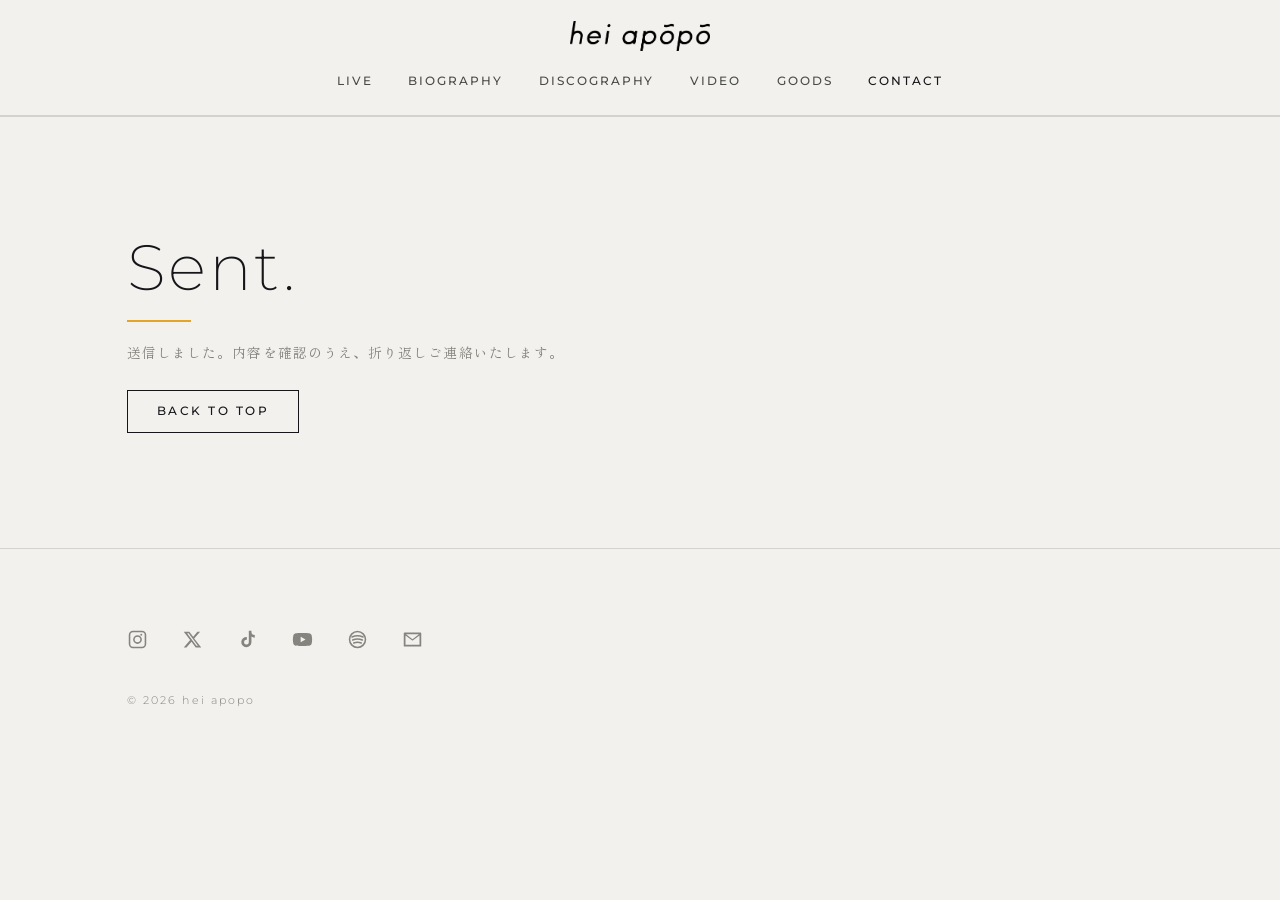
<file: thanks.html>
<!DOCTYPE html>
<html lang="ja">
<head>
<meta charset="UTF-8">
<meta name="viewport" content="width=device-width, initial-scale=1">
<title>Sent | hei apopo</title>
<meta name="description" content="hei apopo（ヘイアポポ）へのお問い合わせ。">
<meta property="og:type" content="website">
<meta property="og:title" content="Sent | hei apopo">
<meta property="og:description" content="No solos. No vocals. Just songs.">
<meta property="og:url" content="https://heiapopo.github.io/">
<meta property="og:image" content="https://heiapopo.github.io/img/ogp.jpg">
<meta name="twitter:card" content="summary_large_image">
<link rel="icon" type="image/png" sizes="512x512" href="img/favicon.png">
<link rel="apple-touch-icon" href="img/favicon.png">
<link rel="stylesheet" href="style.css">
</head>
<body>

<header class="site-head">
  <a class="site-head__logo" href="index.html" aria-label="hei apopo - top">
    <img src="img/logo.png" alt="hei apopo">
  </a>
  <button class="burger" aria-expanded="false" aria-controls="nav" aria-label="menu">
    <span></span><span></span><span></span>
  </button>
  <nav class="nav" id="nav">
    <ul>
        <li><a href="live.html">LIVE</a></li>
        <li><a href="biography.html">BIOGRAPHY</a></li>
        <li><a href="discography.html">DISCOGRAPHY</a></li>
        <li><a href="video.html">VIDEO</a></li>
        <li><a href="goods.html">GOODS</a></li>
        <li><a href="contact.html" class="is-current">CONTACT</a></li>
    </ul>
  </nav>
</header>

<section>
  <div class="wrap rise">
    <h1 class="page-title">Sent.</h1>
    <div class="page-rule"></div>
    <p class="page-lead jp">送信しました。内容を確認のうえ、折り返しご連絡いたします。</p>
    <a class="btn" href="index.html">Back to top</a>
  </div>
</section>

<footer class="site-foot">
  <div class="wrap">
    <ul class="sns">
      <li><a href="https://www.instagram.com/heiapopo/" target="_blank" rel="noopener" aria-label="Instagram">
        <svg viewBox="0 0 24 24"><path d="M17.2 2H6.8A4.8 4.8 0 0 0 2 6.8v10.4A4.8 4.8 0 0 0 6.8 22h10.4a4.8 4.8 0 0 0 4.8-4.8V6.8A4.8 4.8 0 0 0 17.2 2Zm3 15.2a3 3 0 0 1-3 3H6.8a3 3 0 0 1-3-3V6.8a3 3 0 0 1 3-3h10.4a3 3 0 0 1 3 3ZM12 7a5 5 0 1 0 0 10 5 5 0 0 0 0-10Zm0 8.2a3.2 3.2 0 1 1 0-6.4 3.2 3.2 0 0 1 0 6.4Zm5.4-8.6a1.1 1.1 0 1 1-2.2 0 1.1 1.1 0 0 1 2.2 0Z"/></svg>
      </a></li>
      <li><a href="https://x.com/heiapopo" target="_blank" rel="noopener" aria-label="X">
        <svg viewBox="0 0 24 24"><path d="M17.6 3h3.1l-6.8 7.8L22 21h-6.3l-4.9-6.4L5.1 21H2l7.3-8.3L2 3h6.4l4.4 5.9L17.6 3Zm-1.1 16.1h1.7L7.6 4.8H5.8l10.7 14.3Z"/></svg>
      </a></li>
      <li><a href="https://www.tiktok.com/@hei_apopo" target="_blank" rel="noopener" aria-label="TikTok">
        <svg viewBox="0 0 24 24"><path d="M16.5 2h-3v13.1a2.7 2.7 0 1 1-2.2-2.7V9.3a5.8 5.8 0 1 0 5.2 5.8V8.7a6.6 6.6 0 0 0 3.8 1.2V6.8a3.8 3.8 0 0 1-3.8-3.8V2Z"/></svg>
      </a></li>
      <li><a href="https://www.youtube.com/@heiapopo" target="_blank" rel="noopener" aria-label="YouTube">
        <svg viewBox="0 0 24 24"><path d="M22.5 7.3a2.9 2.9 0 0 0-2-2.1C18.7 4.7 12 4.7 12 4.7s-6.7 0-8.5.5a2.9 2.9 0 0 0-2 2.1A30 30 0 0 0 1 12a30 30 0 0 0 .5 4.7 2.9 2.9 0 0 0 2 2.1c1.8.5 8.5.5 8.5.5s6.7 0 8.5-.5a2.9 2.9 0 0 0 2-2.1A30 30 0 0 0 23 12a30 30 0 0 0-.5-4.7ZM9.9 15.2V8.8L15.4 12l-5.5 3.2Z"/></svg>
      </a></li>
      <li><a href="https://open.spotify.com/artist/3Hlxs4eINlxjGwHV07YluT" target="_blank" rel="noopener" aria-label="Spotify">
        <svg viewBox="0 0 24 24" style="fill:none;stroke:currentColor;stroke-width:1.8;stroke-linecap:round"><circle cx="12" cy="12" r="9.1"/><path d="M5.7 9.1Q12 6.5 18.3 9.1"/><path d="M6.5 12.5Q12 10.3 17.5 12.5"/><path d="M7.7 15.9Q12 14.3 16.3 15.9"/></svg>
      </a></li>
      <li><a href="contact.html" aria-label="Contact">
        <svg viewBox="0 0 24 24"><path d="M21 4H3a1 1 0 0 0-1 1v14a1 1 0 0 0 1 1h18a1 1 0 0 0 1-1V5a1 1 0 0 0-1-1Zm-1.6 2L12 11.6 4.6 6ZM4 18V7.3l7.4 5.6a1 1 0 0 0 1.2 0L20 7.3V18Z"/></svg>
      </a></li>
    </ul>
    <p class="copy">&copy; 2026 hei apopo</p>
  </div>
</footer>

<script>
(function(){
  var b=document.querySelector('.burger'),n=document.getElementById('nav');
  if(b){b.addEventListener('click',function(){
    var open=n.classList.toggle('is-open');
    b.setAttribute('aria-expanded',open?'true':'false');
  });}
  var items=document.querySelectorAll('.rise');
  if(!('IntersectionObserver' in window)||window.matchMedia('(prefers-reduced-motion: reduce)').matches){
    items.forEach(function(el){el.classList.add('in');});return;
  }
  var io=new IntersectionObserver(function(es){
    es.forEach(function(e){if(e.isIntersecting){e.target.classList.add('in');io.unobserve(e.target);}});
  },{threshold:.1});
  items.forEach(function(el){io.observe(el);});
})();
</script>

</body>
</html>
</file>
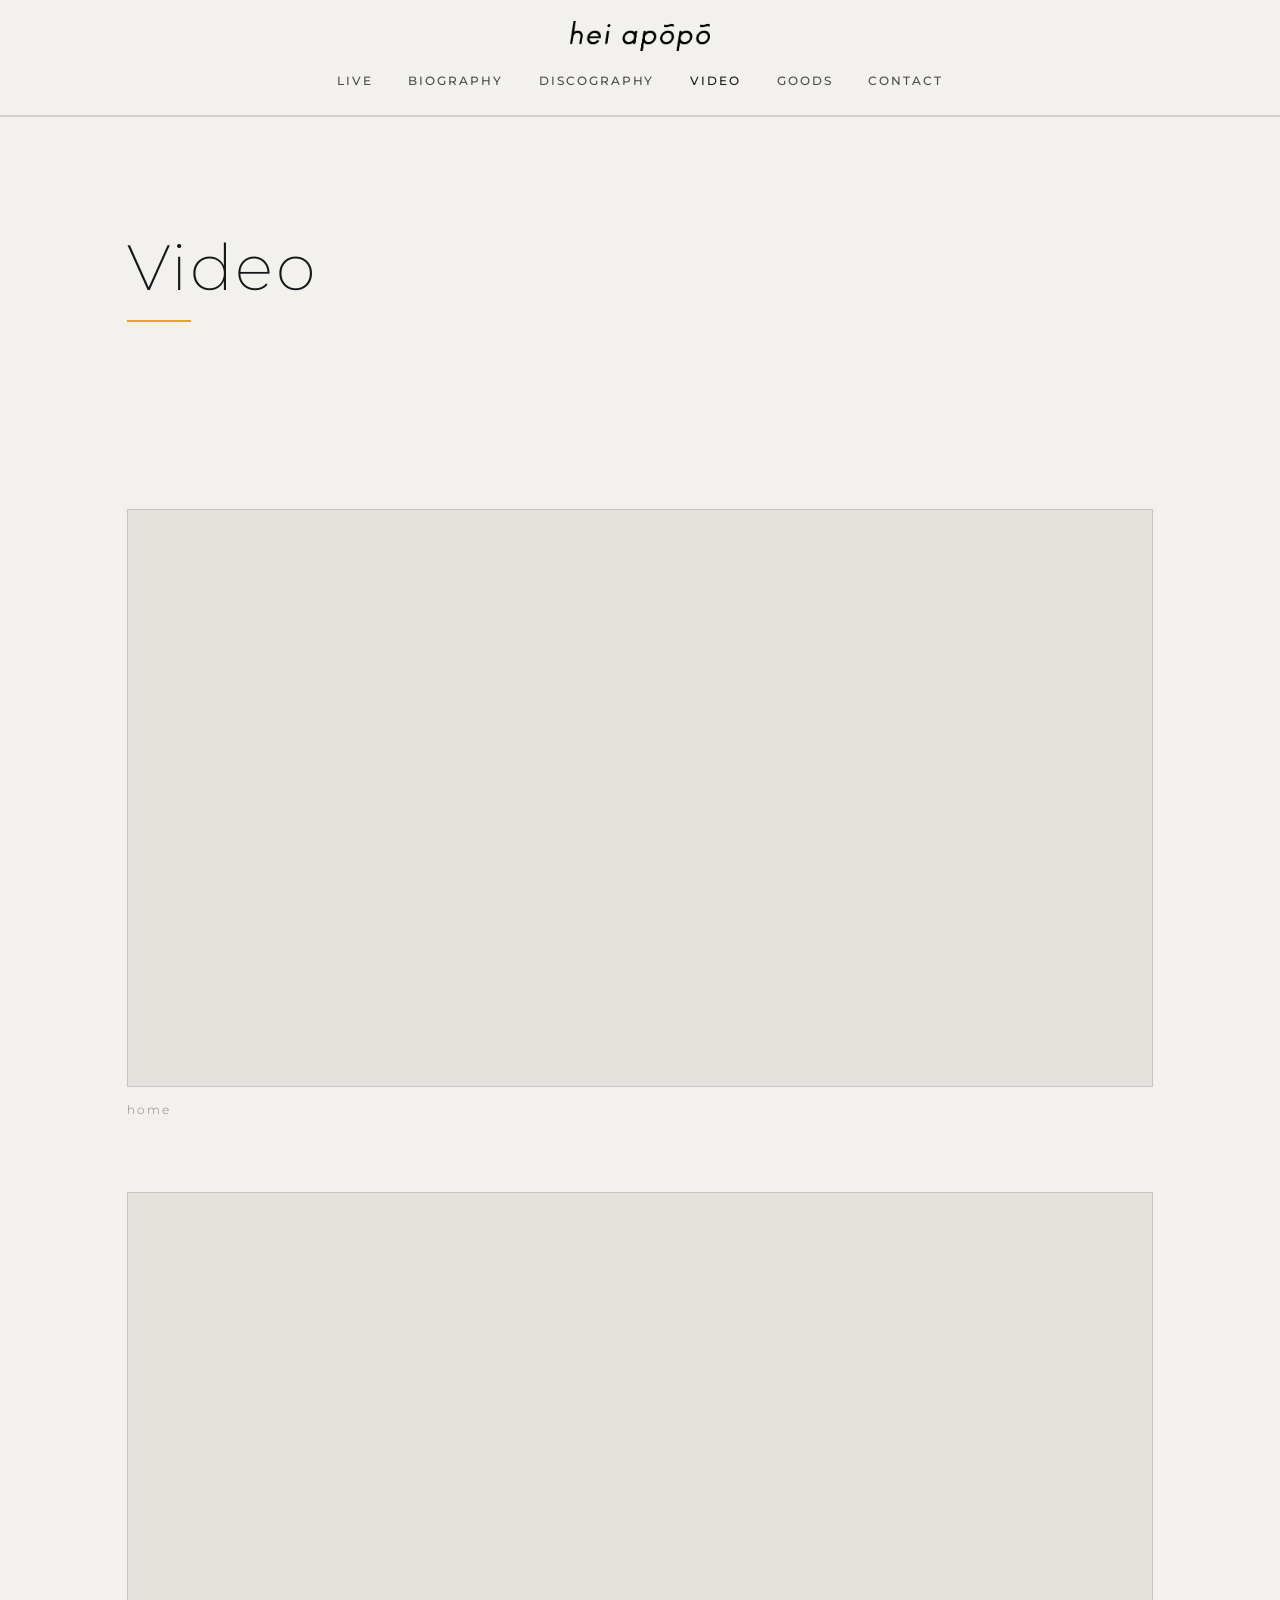
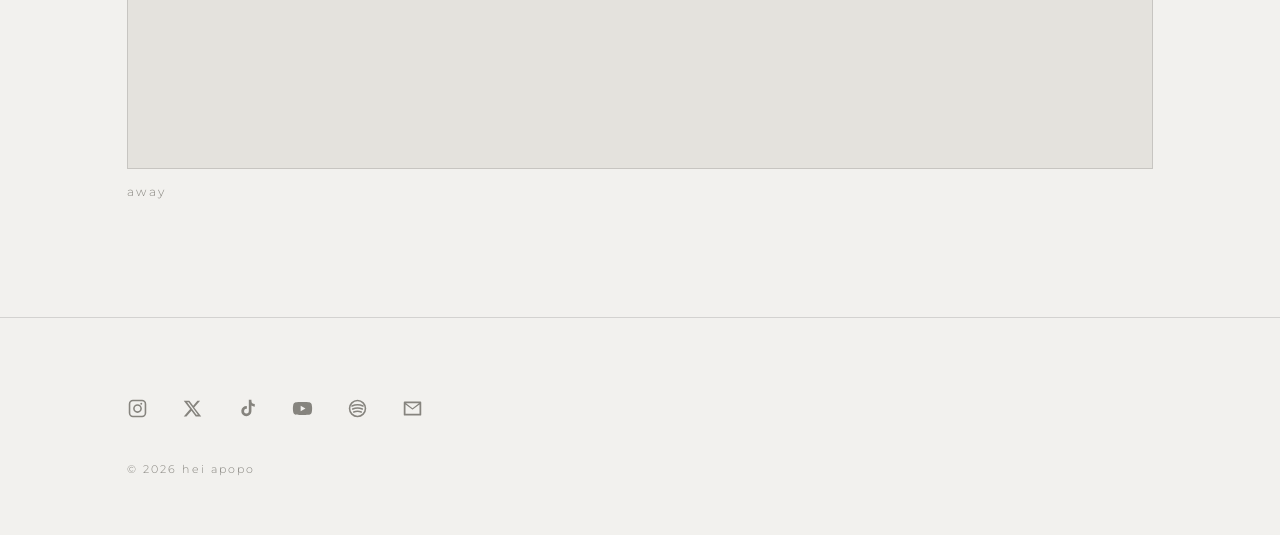
<file: video.html>
<!DOCTYPE html>
<html lang="ja">
<head>
<meta charset="UTF-8">
<meta name="viewport" content="width=device-width, initial-scale=1">
<title>VIDEO | hei apopo</title>
<meta name="description" content="hei apopo（ヘイアポポ）のミュージックビデオ。">
<meta property="og:type" content="website">
<meta property="og:title" content="VIDEO | hei apopo">
<meta property="og:description" content="No solos. No vocals. Just songs.">
<meta property="og:url" content="https://heiapopo.github.io/">
<meta property="og:image" content="https://heiapopo.github.io/img/ogp.jpg">
<meta name="twitter:card" content="summary_large_image">
<link rel="icon" type="image/png" sizes="512x512" href="img/favicon.png">
<link rel="apple-touch-icon" href="img/favicon.png">
<link rel="stylesheet" href="style.css">
</head>
<body>

<header class="site-head">
  <a class="site-head__logo" href="index.html" aria-label="hei apopo - top">
    <img src="img/logo.png" alt="hei apopo">
  </a>
  <button class="burger" aria-expanded="false" aria-controls="nav" aria-label="menu">
    <span></span><span></span><span></span>
  </button>
  <nav class="nav" id="nav">
    <ul>
        <li><a href="live.html">LIVE</a></li>
        <li><a href="biography.html">BIOGRAPHY</a></li>
        <li><a href="discography.html">DISCOGRAPHY</a></li>
        <li><a href="video.html" class="is-current">VIDEO</a></li>
        <li><a href="goods.html">GOODS</a></li>
        <li><a href="contact.html">CONTACT</a></li>
    </ul>
  </nav>
</header>

<section>
  <div class="wrap rise">
    <h1 class="page-title">Video</h1>
    <div class="page-rule"></div>
  </div>
</section>

<section style="border-top:none;padding-top:0">
  <div class="wrap rise">
    <div class="video-list">

      <div>
        <div class="video">
          <iframe src="https://www.youtube.com/embed/OfKucQwmZ1k"
                  title="hei apopo - home" allowfullscreen loading="lazy"></iframe>
        </div>
        <p class="video__cap">home</p>
      </div>

      <div>
        <div class="video">
          <iframe src="https://www.youtube.com/embed/o9Ms6ox0wKU"
                  title="hei apopo - away" allowfullscreen loading="lazy"></iframe>
        </div>
        <p class="video__cap">away</p>
      </div>

    </div>
  </div>
</section>

<footer class="site-foot">
  <div class="wrap">
    <ul class="sns">
      <li><a href="https://www.instagram.com/heiapopo/" target="_blank" rel="noopener" aria-label="Instagram">
        <svg viewBox="0 0 24 24"><path d="M17.2 2H6.8A4.8 4.8 0 0 0 2 6.8v10.4A4.8 4.8 0 0 0 6.8 22h10.4a4.8 4.8 0 0 0 4.8-4.8V6.8A4.8 4.8 0 0 0 17.2 2Zm3 15.2a3 3 0 0 1-3 3H6.8a3 3 0 0 1-3-3V6.8a3 3 0 0 1 3-3h10.4a3 3 0 0 1 3 3ZM12 7a5 5 0 1 0 0 10 5 5 0 0 0 0-10Zm0 8.2a3.2 3.2 0 1 1 0-6.4 3.2 3.2 0 0 1 0 6.4Zm5.4-8.6a1.1 1.1 0 1 1-2.2 0 1.1 1.1 0 0 1 2.2 0Z"/></svg>
      </a></li>
      <li><a href="https://x.com/heiapopo" target="_blank" rel="noopener" aria-label="X">
        <svg viewBox="0 0 24 24"><path d="M17.6 3h3.1l-6.8 7.8L22 21h-6.3l-4.9-6.4L5.1 21H2l7.3-8.3L2 3h6.4l4.4 5.9L17.6 3Zm-1.1 16.1h1.7L7.6 4.8H5.8l10.7 14.3Z"/></svg>
      </a></li>
      <li><a href="https://www.tiktok.com/@hei_apopo" target="_blank" rel="noopener" aria-label="TikTok">
        <svg viewBox="0 0 24 24"><path d="M16.5 2h-3v13.1a2.7 2.7 0 1 1-2.2-2.7V9.3a5.8 5.8 0 1 0 5.2 5.8V8.7a6.6 6.6 0 0 0 3.8 1.2V6.8a3.8 3.8 0 0 1-3.8-3.8V2Z"/></svg>
      </a></li>
      <li><a href="https://www.youtube.com/@heiapopo" target="_blank" rel="noopener" aria-label="YouTube">
        <svg viewBox="0 0 24 24"><path d="M22.5 7.3a2.9 2.9 0 0 0-2-2.1C18.7 4.7 12 4.7 12 4.7s-6.7 0-8.5.5a2.9 2.9 0 0 0-2 2.1A30 30 0 0 0 1 12a30 30 0 0 0 .5 4.7 2.9 2.9 0 0 0 2 2.1c1.8.5 8.5.5 8.5.5s6.7 0 8.5-.5a2.9 2.9 0 0 0 2-2.1A30 30 0 0 0 23 12a30 30 0 0 0-.5-4.7ZM9.9 15.2V8.8L15.4 12l-5.5 3.2Z"/></svg>
      </a></li>
      <li><a href="https://open.spotify.com/artist/3Hlxs4eINlxjGwHV07YluT" target="_blank" rel="noopener" aria-label="Spotify">
        <svg viewBox="0 0 24 24" style="fill:none;stroke:currentColor;stroke-width:1.8;stroke-linecap:round"><circle cx="12" cy="12" r="9.1"/><path d="M5.7 9.1Q12 6.5 18.3 9.1"/><path d="M6.5 12.5Q12 10.3 17.5 12.5"/><path d="M7.7 15.9Q12 14.3 16.3 15.9"/></svg>
      </a></li>
      <li><a href="contact.html" aria-label="Contact">
        <svg viewBox="0 0 24 24"><path d="M21 4H3a1 1 0 0 0-1 1v14a1 1 0 0 0 1 1h18a1 1 0 0 0 1-1V5a1 1 0 0 0-1-1Zm-1.6 2L12 11.6 4.6 6ZM4 18V7.3l7.4 5.6a1 1 0 0 0 1.2 0L20 7.3V18Z"/></svg>
      </a></li>
    </ul>
    <p class="copy">&copy; 2026 hei apopo</p>
  </div>
</footer>

<script>
(function(){
  var b=document.querySelector('.burger'),n=document.getElementById('nav');
  if(b){b.addEventListener('click',function(){
    var open=n.classList.toggle('is-open');
    b.setAttribute('aria-expanded',open?'true':'false');
  });}
  var items=document.querySelectorAll('.rise');
  if(!('IntersectionObserver' in window)||window.matchMedia('(prefers-reduced-motion: reduce)').matches){
    items.forEach(function(el){el.classList.add('in');});return;
  }
  var io=new IntersectionObserver(function(es){
    es.forEach(function(e){if(e.isIntersecting){e.target.classList.add('in');io.unobserve(e.target);}});
  },{threshold:.1});
  items.forEach(function(el){io.observe(el);});
})();
</script>

</body>
</html>
</file>
<file: style.css>
@import url("https://fonts.googleapis.com/css2?family=Montserrat:wght@200;300;500;600&family=Zen+Old+Mincho:wght@400;500&display=swap");

:root{
  --paper:#F2F1EE;
  --ink:#16161A;
  --mute:#86847E;
  --vermilion:#D93A18;
  --ochre:#E3A526;
  --cobalt:#2B3C9B;
  --line:rgba(22,22,26,.14);
  --rail:0px;
  --head:116px;
  --pad:clamp(24px,6vw,88px);
}

*{box-sizing:border-box;margin:0;padding:0}
html{scroll-behavior:smooth}
@media (prefers-reduced-motion:reduce){html{scroll-behavior:auto}}

body{
  background:var(--paper);
  color:var(--ink);
  font-family:"Montserrat",-apple-system,"Hiragino Kaku Gothic ProN",sans-serif;
  font-weight:300;
  line-height:1.75;
  -webkit-font-smoothing:antialiased;
  padding-left:var(--rail);
  padding-top:var(--head);
  overflow-x:hidden;
}

img{max-width:100%;display:block}
a{color:inherit}
:focus-visible{outline:2px solid var(--cobalt);outline-offset:3px}

.wrap{max-width:1180px;margin:0 auto;padding:0 var(--pad)}
.jp{font-family:"Zen Old Mincho",serif;font-weight:400;letter-spacing:.04em}

.label{
  font-size:11px;font-weight:600;letter-spacing:.34em;
  text-transform:uppercase;color:var(--vermilion);margin-bottom:2.2em;
}

.btn{
  display:inline-block;margin-top:2.2em;padding:.9em 2.5em;
  border:1px solid var(--ink);
  font-size:11.5px;font-weight:500;letter-spacing:.22em;text-transform:uppercase;
  text-decoration:none;transition:background .35s,color .35s;
}
.btn:hover,.btn:focus-visible{background:var(--ink);color:var(--paper)}

/* ============ ヘッダー ============ */
.site-head{
  position:fixed;top:0;left:var(--rail);right:0;height:var(--head);
  display:flex;flex-direction:column;align-items:center;justify-content:center;
  gap:15px;padding:0 var(--pad);z-index:200;
  background:rgba(242,241,238,.9);
  backdrop-filter:blur(14px);-webkit-backdrop-filter:blur(14px);
  border-bottom:1px solid var(--line);
}
.site-head__logo{display:block;line-height:0}
/* ロゴを黒く表示（白抜き画像のまま使えます） */
.site-head__logo img{height:30px;width:auto;filter:brightness(0)}

.nav ul{display:flex;gap:clamp(20px,2.8vw,40px);list-style:none}
.nav a{
  font-size:11.5px;font-weight:500;letter-spacing:.17em;text-transform:uppercase;
  text-decoration:none;color:#4A4A47;transition:color .3s;
}
.nav a:hover,.nav a:focus-visible{color:var(--vermilion)}
.nav a.is-current{color:var(--ink)}

.burger{display:none;background:none;border:0;cursor:pointer;padding:10px;width:44px;height:44px;
  position:absolute;right:calc(var(--pad) - 10px);top:50%;transform:translateY(-50%)}
.burger span{display:block;height:1px;background:var(--ink);margin:6px 0;transition:transform .3s,opacity .3s}
.burger[aria-expanded="true"] span:nth-child(1){transform:translateY(7px) rotate(45deg)}
.burger[aria-expanded="true"] span:nth-child(2){opacity:0}
.burger[aria-expanded="true"] span:nth-child(3){transform:translateY(-7px) rotate(-45deg)}

/* ============ ヒーロー ============ */
.hero{padding:clamp(20px,3vw,36px) 0 clamp(52px,7vw,88px)}
.hero__photo{width:100%;height:auto;display:block;background:#E4E2DD}
.hero__copy{margin-top:clamp(28px,4vw,46px)}
.hero__tag{font-size:clamp(15px,2.3vw,25px);font-weight:300;letter-spacing:.16em}
.hero__tag-jp{font-size:clamp(12px,1.5vw,14.5px);color:var(--mute);margin-top:.9em}

/* ============ セクション ============ */
section{padding:clamp(64px,9vw,130px) 0;border-top:1px solid var(--line)}
.hero+section{border-top:none;padding-top:0}

.page-title{font-size:clamp(34px,6vw,64px);font-weight:200;letter-spacing:.04em;line-height:1.1}
.page-title+.page-rule{width:64px;height:2px;background:var(--ochre);margin-top:1.1em}
.page-lead{margin-top:1.4em;font-size:13.5px;color:var(--mute);letter-spacing:.08em}

/* ============ NEWS ============ */
.news{list-style:none;border-top:1px solid var(--line)}
.news li{
  display:grid;grid-template-columns:130px 1fr auto;gap:1.5em;align-items:baseline;
  padding:1.5em 0;border-bottom:1px solid var(--line);
}
.news .date{font-size:12px;letter-spacing:.18em;color:var(--cobalt)}
.news .body{font-size:15.5px;font-weight:300;letter-spacing:.03em;line-height:1.65}
.news .body small{display:block;font-size:12.5px;color:var(--mute);margin-top:.5em;letter-spacing:.06em}
.news .go{
  font-size:10.5px;font-weight:500;letter-spacing:.2em;text-transform:uppercase;
  text-decoration:none;white-space:nowrap;border-bottom:1px solid var(--ink);padding-bottom:.2em;
  transition:color .3s,border-color .3s;
}
.news .go:hover{color:var(--vermilion);border-color:var(--vermilion)}

/* ============ LIVE ============ */
.gig{display:grid;grid-template-columns:auto 1fr;gap:clamp(24px,5vw,64px);align-items:start;
  padding:clamp(28px,4vw,44px) 0;border-bottom:1px solid var(--line)}
/* NEXT は1公演だけなので区切り線を出さない */
.ev:only-of-type .gig{border-bottom:none;padding-bottom:0}
.gig__date{font-size:clamp(26px,4.2vw,46px);font-weight:200;line-height:1.1}
.gig__day{font-size:10.5px;letter-spacing:.3em;color:var(--mute);margin-top:.6em}
.gig__venue{font-size:18px;letter-spacing:.05em}
.gig__bill{font-size:13.5px;color:var(--cobalt);margin-top:.5em;letter-spacing:.08em}
.gig__info{margin-top:1.3em;font-size:13px;color:var(--mute);line-height:2.05}
.gig__out{display:inline-block;margin-top:2.2em;padding:.9em 2.5em;
  border:1px solid var(--line);color:var(--mute);
  font-size:11.5px;font-weight:500;letter-spacing:.22em;text-transform:uppercase}

/* ライブ写真ストリップ */
.shots{display:grid;gap:clamp(10px,1.4vw,16px);
  margin:0 0 clamp(22px,3vw,32px)}
/* 2枚並びも、1枚あたりの大きさを3枚並びと揃える */
.shots--2{max-width:calc(66.666% - (clamp(10px,1.4vw,16px) / 3))}
.shots--1{max-width:calc(33.333% - (clamp(10px,1.4vw,16px) * 2 / 3))}
.ev + .ev{margin-top:clamp(40px,5vw,64px)}
.shots--3{grid-template-columns:repeat(3,1fr)}
.shots--4{grid-template-columns:repeat(4,1fr)}
.shots--2{grid-template-columns:repeat(2,1fr)}
.shots img{width:100%;height:auto;display:block;background:#E4E2DD}

.dots{display:none}

.arch{list-style:none;border-top:1px solid var(--line)}
.arch li{display:grid;grid-template-columns:130px 1fr;gap:1.5em;
  padding:1.25em 0;border-bottom:1px solid var(--line)}
.arch .date{font-size:12px;letter-spacing:.18em;color:var(--mute)}
.arch .body{font-size:14.5px;letter-spacing:.03em}
.arch .body small{display:block;font-size:12px;color:var(--mute);margin-top:.4em}

/* ============ BIOGRAPHY ============ */
.bio-photo{width:100%;height:auto;display:block;background:#E4E2DD}
.bio-credit{margin:1.3em 0 clamp(40px,6vw,72px);text-align:center;
  font-size:12.5px;letter-spacing:.1em;color:var(--mute);line-height:1.9}
.bio{max-width:860px}
.bio__en{margin-top:clamp(40px,5vw,64px);padding-top:clamp(36px,4.5vw,56px);
  border-top:1px solid var(--line)}
.bio p+p{margin-top:1.5em}
.bio__jp{font-size:15px;line-height:2.3;line-break:strict;word-break:auto-phrase}
/* 途中で折り返したくない語のまとまり */
.nb{display:inline-block}
/* スマホでのみ改行する箇所 */
.br-sp{display:none}
.bio__en{font-size:14px;color:var(--mute);line-height:2.15}
.bio__members{margin-top:2.4em;padding-top:1.6em;border-top:1px solid var(--line);
  font-size:12.5px;letter-spacing:.1em;color:var(--mute)}

/* ============ DISCOGRAPHY ============ */
.discs{display:grid;grid-template-columns:repeat(4,1fr);gap:clamp(20px,3vw,40px);list-style:none}
.discs .art{aspect-ratio:1/1;background:#E4E2DD center/cover no-repeat}
.discs h3{margin-top:1.1em;font-size:16px;font-weight:300;letter-spacing:.04em}
.discs .meta{font-size:10.5px;letter-spacing:.16em;color:var(--mute);margin-top:.5em}
.discs .go{display:inline-block;margin-top:.9em;font-size:10.5px;font-weight:500;
  letter-spacing:.2em;text-transform:uppercase;text-decoration:none;
  border-bottom:1px solid var(--ink);padding-bottom:.2em;transition:color .3s,border-color .3s}
.discs .go:hover{color:var(--vermilion);border-color:var(--vermilion)}

/* ============ GOODS ============ */
.goods-ev{padding-bottom:clamp(34px,4.5vw,56px);border-bottom:1px solid var(--line)}
.goods-info{margin-bottom:clamp(18px,2.4vw,28px)}
.goods__name{font-size:18px;letter-spacing:.05em}
.goods__price{color:var(--mute);white-space:nowrap}
.goods__variant{margin-top:.55em;font-size:13.5px;letter-spacing:.06em;color:var(--cobalt)}

/* ============ VIDEO ============ */
.video{aspect-ratio:16/9;background:#E4E2DD;border:1px solid var(--line)}
.video iframe{width:100%;height:100%;border:0;display:block}
.video__cap{margin-top:1em;font-size:12px;letter-spacing:.2em;color:var(--mute)}
.video-list{display:grid;gap:clamp(40px,6vw,72px);margin-top:clamp(40px,6vw,72px)}

/* ============ CONTACT ============ */
.form{max-width:620px;margin-top:1em}
.field{margin-bottom:1.9em}
.field label{display:block;font-size:11px;font-weight:500;letter-spacing:.2em;
  text-transform:uppercase;color:var(--mute);margin-bottom:.8em}
.field input,.field textarea,.field select{
  width:100%;background:transparent;border:0;border-bottom:1px solid var(--line);
  color:var(--ink);font-family:inherit;font-size:15px;font-weight:300;
  padding:.6em 0;transition:border-color .3s;
}
.field select option{background:var(--paper)}
.field textarea{resize:vertical;min-height:150px;line-height:1.9}
.field input:focus,.field textarea:focus,.field select:focus{outline:0;border-color:var(--vermilion)}
.form button{
  margin-top:.8em;padding:.95em 3.2em;background:transparent;color:var(--ink);
  border:1px solid var(--ink);font-family:inherit;
  font-size:11.5px;font-weight:500;letter-spacing:.22em;text-transform:uppercase;
  cursor:pointer;transition:background .35s,color .35s;
}
.form button:hover{background:var(--ink);color:var(--paper)}
.form__note{margin-top:2.4em;font-size:12.5px;color:var(--mute);line-height:2}
.form__note a,.form-err a{border-bottom:1px solid var(--line)}
.form-err{margin:0 0 1.6em;font-size:13px;color:var(--vermilion);line-height:1.9}
.form-done{max-width:620px;padding:clamp(28px,4vw,44px) 0}
.form-done__t{font-size:clamp(30px,5vw,48px);font-weight:200;letter-spacing:.03em}
.form-done__s{margin-top:1.2em;font-size:14px;color:var(--mute);line-height:2}

/* ============ フッター ============ */
.site-foot{padding:clamp(48px,7vw,80px) 0 56px;border-top:1px solid var(--line)}
.sns{display:flex;gap:clamp(20px,3vw,34px);list-style:none;margin-bottom:2.6em}
.sns a{display:block;color:var(--mute);transition:color .3s}
.sns a:hover,.sns a:focus-visible{color:var(--vermilion)}
.sns svg{width:21px;height:21px;display:block;fill:currentColor}
.copy{font-size:10.5px;letter-spacing:.2em;color:var(--mute)}

/* ============ 登場アニメーション ============ */
.rise{opacity:0;transform:translateY(16px);transition:opacity .85s ease,transform .85s ease}
.rise.in{opacity:1;transform:none}
@media (prefers-reduced-motion:reduce){.rise{opacity:1;transform:none;transition:none}}

/* ============ モバイル ============ */
@media (max-width:900px){
  :root{--head:64px}
  .site-head{flex-direction:row;justify-content:center;gap:0}
  .site-head__logo img{height:22px}
  .burger{display:block}
  .nav{
    position:fixed;top:var(--head);left:var(--rail);right:0;
    background:rgba(242,241,238,.97);border-bottom:1px solid var(--line);
    max-height:0;overflow:hidden;transition:max-height .4s ease;
  }
  .nav.is-open{max-height:340px}
  .nav ul{flex-direction:column;gap:0;padding:6px var(--pad) 26px}
  .nav li{border-bottom:1px solid var(--line)}
  .nav li:last-child{border-bottom:0}
  .nav a{display:block;padding:1.15em 0;font-size:12px}

  .discs{grid-template-columns:repeat(2,1fr)}
  .shots--1{max-width:none}
  .shots--1 img{flex:0 0 100%}
  .news li{grid-template-columns:1fr;gap:.7em}
  .news .go{justify-self:start;margin-top:.4em}
  .arch li{grid-template-columns:1fr;gap:.4em}
  .shots{display:flex;align-items:flex-start;gap:10px;max-width:none;
    overflow-x:auto;scroll-snap-type:x mandatory;
    -webkit-overflow-scrolling:touch;scrollbar-width:none;padding-bottom:4px;
    margin-bottom:12px}
  .shots::-webkit-scrollbar{display:none}
  .shots img{flex:0 0 74%;width:auto;scroll-snap-align:start}

  .dots{display:flex;gap:7px;justify-content:center;margin:0 0 24px}
  .dots span{width:5px;height:5px;border-radius:50%;
    background:rgba(22,22,26,.2);transition:background .3s}
  .dots span.on{background:var(--vermilion)}

  .discs .meta{white-space:nowrap;font-size:9.5px;letter-spacing:.1em}

  /* BIOGRAPHY：指定の改行位置で収まるよう文字を詰める */
  .bio__jp{font-size:13.5px;line-height:2.15}
  .bio__en{font-size:13px;line-height:2.05}
  .bio-credit{font-size:11.5px;letter-spacing:.06em;line-height:2}
  /* ルーツの一覧は「と、」まで1行に収める */
  .roots{font-size:12.5px;letter-spacing:0}
  .br-sp{display:inline}
  .gig{grid-template-columns:1fr;gap:16px}
}
</file>
